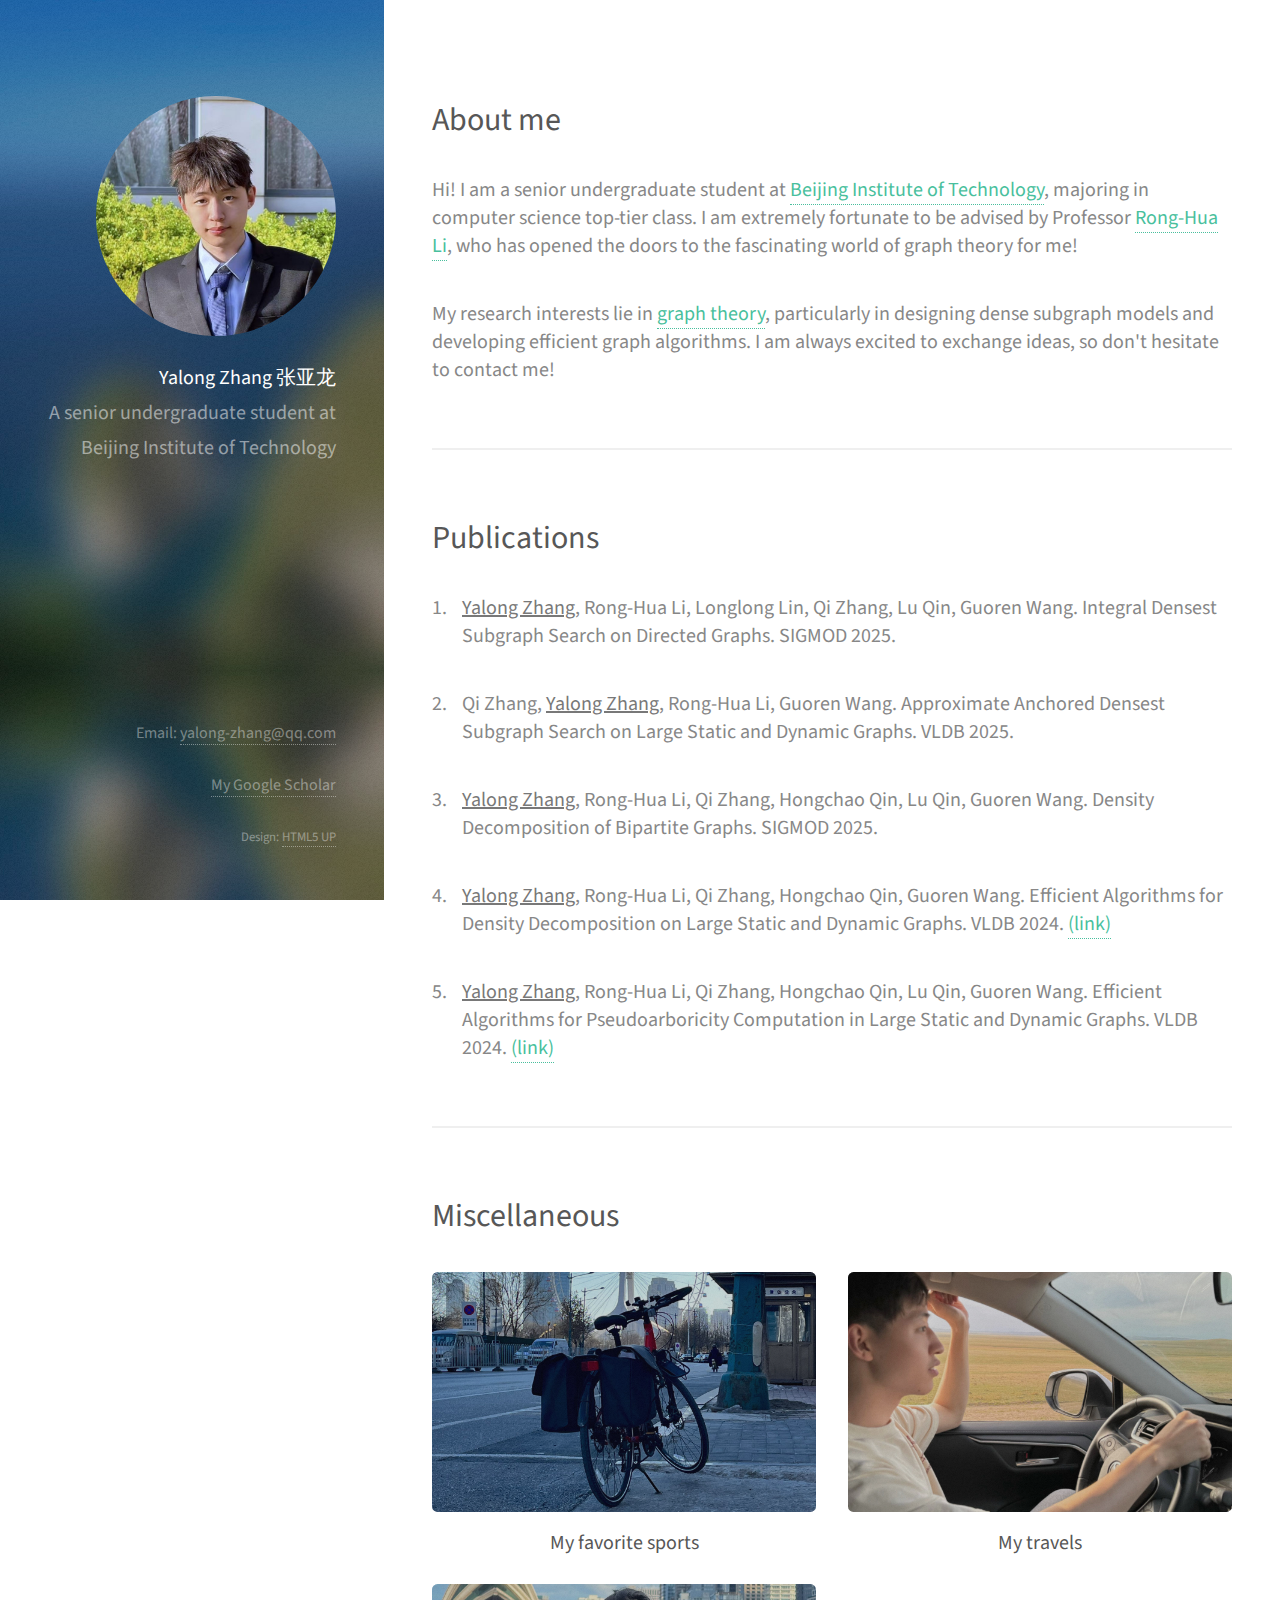
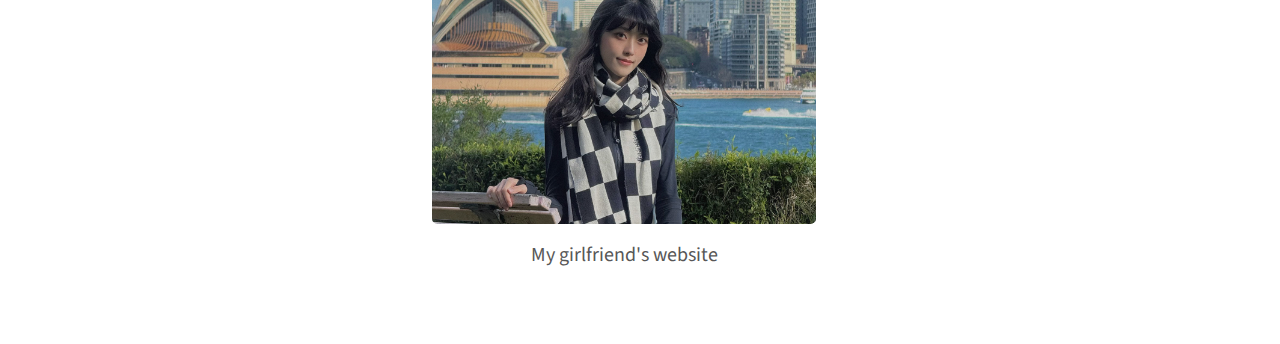
<file: index.html>
<!DOCTYPE HTML>
<!--
	Strata by HTML5 UP
	html5up.net | @ajlkn
	Free for personal and commercial use under the CCA 3.0 license (html5up.net/license)
-->
<html>
	<head>
		<title>Yalong Zhang</title>
		<meta charset="utf-8" />
		<meta name="viewport" content="width=device-width, initial-scale=1, user-scalable=no" />
		<link rel="stylesheet" href="assets/css/main.css" />
	</head>
	<body class="is-preload">

		<!-- Header -->
			<header id="header">
				<div class="inner">
					<a href="#" class="image avatar"><img src="images/avatar.jpg" alt="" /></a>
					<h1><strong>Yalong Zhang 张亚龙</strong></h1>
					<h1>A senior undergraduate student at</h1>
					<h1>Beijing Institute of Technology</h1>
				</div>
			</header>

		<!-- Main -->
			<div id="main">

				<!-- One -->
					<section id="one">
						<header class="major">
							<h2>About me</h2>
						</header>
						<p>Hi! I am a senior undergraduate student at <a href="https://www.bit.edu.cn/">Beijing Institute of Technology</a>, majoring in computer science top-tier class. I am extremely fortunate to be advised by Professor <a href="https://ronghuali.github.io/">Rong-Hua Li</a>, who has opened the doors to the fascinating world of graph theory for me!</p>

						<p>My research interests lie in <a href="https://en.wikipedia.org/wiki/Graph_theory">graph theory</a>, particularly in designing dense subgraph models and developing efficient graph algorithms. I am always excited to exchange ideas, so don't hesitate to contact me!</p>
					</section>

				<!-- Two -->
					<section id="two">
						<header class="major">
							<h2>Publications</h2>
						</header>
						<p><b>Yalong Zhang</b>, Rong-Hua Li, Longlong Lin, Qi Zhang, Lu Qin, Guoren Wang. Integral Densest Subgraph Search on Directed Graphs. SIGMOD 2025. </p>
						<p>Qi Zhang, <b>Yalong Zhang</b>, Rong-Hua Li, Guoren Wang. Approximate Anchored Densest Subgraph Search on Large Static and Dynamic Graphs. VLDB 2025. </p>
						<p><b>Yalong Zhang</b>, Rong-Hua Li, Qi Zhang, Hongchao Qin, Lu Qin, Guoren Wang. Density Decomposition of Bipartite Graphs. SIGMOD 2025. </p>
						<p><b>Yalong Zhang</b>, Rong-Hua Li, Qi Zhang, Hongchao Qin, Guoren Wang. Efficient Algorithms for Density Decomposition on Large Static and Dynamic Graphs. VLDB 2024. <a href="https://dl.acm.org/doi/abs/10.14778/3681954.3681974">(link)</a></p>
						<p><b>Yalong Zhang</b>, Rong-Hua Li, Qi Zhang, Hongchao Qin, Lu Qin, Guoren Wang. Efficient Algorithms for Pseudoarboricity Computation in Large Static and Dynamic Graphs. VLDB 2024. <a href="https://dl.acm.org/doi/10.14778/3681954.3681958">(link)</a></p>
					</section>

				<!-- Three -->

				<section id="three">
					<header class="major">
						<h2>Miscellaneous</h2>
					</header>
					<div class="row">
						<article class="col-6 col-12-xsmall work-item">
							<a href="sport.html" class="image fit thumb"><img src="images/thumbs/sport.jpg" alt="" /></a>
							<h3>My favorite sports</h3>
						</article>
						<article class="col-6 col-12-xsmall work-item">
							<a href="travel.html" class="image fit thumb"><img src="images/thumbs/travel.jpg" alt="" /></a>
							<h3>My travels</h3>
						</article>
						<article class="col-6 col-12-xsmall work-item">
							<a href="https://yuzi-fanyu.github.io/" class="image fit thumb"><img src="images/thumbs/girlfriend.jpg" alt="" /></a>
							<h3>My girlfriend's website</h3>
						<!--
						</article>
						<article class="col-6 col-12-xsmall work-item">
							<a href="images/fulls/04.jpg" class="image fit thumb"><img src="images/thumbs/04.jpg" alt="" /></a>
							<h3>Quam neque phasellus</h3>
							<p>Lorem ipsum dolor sit amet nisl sed nullam feugiat.</p>
						</article>
						<article class="col-6 col-12-xsmall work-item">
							<a href="images/fulls/05.jpg" class="image fit thumb"><img src="images/thumbs/05.jpg" alt="" /></a>
							<h3>Nunc enim commodo aliquet</h3>
							<p>Lorem ipsum dolor sit amet nisl sed nullam feugiat.</p>
						</article>
						<article class="col-6 col-12-xsmall work-item">
							<a href="images/fulls/06.jpg" class="image fit thumb"><img src="images/thumbs/06.jpg" alt="" /></a>
							<h3>Risus ornare lacinia</h3>
							<p>Lorem ipsum dolor sit amet nisl sed nullam feugiat.</p>
						</article>
						-->
					</div>
				</section>
			
				<!--
					<section id="three">
						<h2>Get In Touch</h2>
						<p>Accumsan pellentesque commodo blandit enim arcu non at amet id arcu magna. Accumsan orci faucibus id eu lorem semper nunc nisi lorem vulputate lorem neque lorem ipsum dolor.</p>
					</section>
				-->

				<!-- Four -->
				<!--
					<section id="four">
						<h2>Elements</h2>

						<section>
							<h4>Text</h4>
							<p>This is <b>bold</b> and this is <strong>strong</strong>. This is <i>italic</i> and this is <em>emphasized</em>.
							This is <sup>superscript</sup> text and this is <sub>subscript</sub> text.
							This is <u>underlined</u> and this is code: <code>for (;;) { ... }</code>. Finally, <a href="#">this is a link</a>.</p>
							<hr />
							<header>
								<h4>Heading with a Subtitle</h4>
								<p>Lorem ipsum dolor sit amet nullam id egestas urna aliquam</p>
							</header>
							<p>Nunc lacinia ante nunc ac lobortis. Interdum adipiscing gravida odio porttitor sem non mi integer non faucibus ornare mi ut ante amet placerat aliquet. Volutpat eu sed ante lacinia sapien lorem accumsan varius montes viverra nibh in adipiscing blandit tempus accumsan.</p>
							<header>
								<h5>Heading with a Subtitle</h5>
								<p>Lorem ipsum dolor sit amet nullam id egestas urna aliquam</p>
							</header>
							<p>Nunc lacinia ante nunc ac lobortis. Interdum adipiscing gravida odio porttitor sem non mi integer non faucibus ornare mi ut ante amet placerat aliquet. Volutpat eu sed ante lacinia sapien lorem accumsan varius montes viverra nibh in adipiscing blandit tempus accumsan.</p>
							<hr />
							<h2>Heading Level 2</h2>
							<h3>Heading Level 3</h3>
							<h4>Heading Level 4</h4>
							<h5>Heading Level 5</h5>
							<h6>Heading Level 6</h6>
							<hr />
							<h5>Blockquote</h5>
							<blockquote>Fringilla nisl. Donec accumsan interdum nisi, quis tincidunt felis sagittis eget tempus euismod. Vestibulum ante ipsum primis in faucibus vestibulum. Blandit adipiscing eu felis iaculis volutpat ac adipiscing accumsan faucibus. Vestibulum ante ipsum primis in faucibus lorem ipsum dolor sit amet nullam adipiscing eu felis.</blockquote>
							<h5>Preformatted</h5>
							<pre><code>i = 0;

while (!deck.isInOrder()) {
print 'Iteration ' + i;
deck.shuffle();
i++;
}

print 'It took ' + i + ' iterations to sort the deck.';</code></pre>
						</section>

						<section>
							<h4>Lists</h4>
							<div class="row">
								<div class="col-6 col-12-xsmall">
									<h5>Unordered</h5>
									<ul>
										<li>Dolor pulvinar etiam magna etiam.</li>
										<li>Sagittis adipiscing lorem eleifend.</li>
										<li>Felis enim feugiat dolore viverra.</li>
									</ul>
									<h5>Alternate</h5>
									<ul class="alt">
										<li>Dolor pulvinar etiam magna etiam.</li>
										<li>Sagittis adipiscing lorem eleifend.</li>
										<li>Felis enim feugiat dolore viverra.</li>
									</ul>
								</div>
								<div class="col-6 col-12-xsmall">
									<h5>Ordered</h5>
									<ol>
										<li>Dolor pulvinar etiam magna etiam.</li>
										<li>Etiam vel felis at lorem sed viverra.</li>
										<li>Felis enim feugiat dolore viverra.</li>
										<li>Dolor pulvinar etiam magna etiam.</li>
										<li>Etiam vel felis at lorem sed viverra.</li>
										<li>Felis enim feugiat dolore viverra.</li>
									</ol>
									<h5>Icons</h5>
									<ul class="icons">
										<li><a href="#" class="icon brands fa-twitter"><span class="label">Twitter</span></a></li>
										<li><a href="#" class="icon brands fa-facebook-f"><span class="label">Facebook</span></a></li>
										<li><a href="#" class="icon brands fa-instagram"><span class="label">Instagram</span></a></li>
										<li><a href="#" class="icon brands fa-github"><span class="label">Github</span></a></li>
										<li><a href="#" class="icon brands fa-dribbble"><span class="label">Dribbble</span></a></li>
										<li><a href="#" class="icon brands fa-tumblr"><span class="label">Tumblr</span></a></li>
									</ul>
								</div>
							</div>
							<h5>Actions</h5>
							<ul class="actions">
								<li><a href="#" class="button primary">Default</a></li>
								<li><a href="#" class="button">Default</a></li>
							</ul>
							<ul class="actions small">
								<li><a href="#" class="button primary small">Small</a></li>
								<li><a href="#" class="button small">Small</a></li>
							</ul>
							<div class="row">
								<div class="col-6 col-12-small">
									<ul class="actions stacked">
										<li><a href="#" class="button primary">Default</a></li>
										<li><a href="#" class="button">Default</a></li>
									</ul>
								</div>
								<div class="col-6 col-12-small">
									<ul class="actions stacked">
										<li><a href="#" class="button primary small">Small</a></li>
										<li><a href="#" class="button small">Small</a></li>
									</ul>
								</div>
								<div class="col-6 col-12-small">
									<ul class="actions stacked">
										<li><a href="#" class="button primary fit">Default</a></li>
										<li><a href="#" class="button fit">Default</a></li>
									</ul>
								</div>
								<div class="col-6 col-12-small">
									<ul class="actions stacked">
										<li><a href="#" class="button primary small fit">Small</a></li>
										<li><a href="#" class="button small fit">Small</a></li>
									</ul>
								</div>
							</div>
						</section>

						<section>
							<h4>Table</h4>
							<h5>Default</h5>
							<div class="table-wrapper">
								<table>
									<thead>
										<tr>
											<th>Name</th>
											<th>Description</th>
											<th>Price</th>
										</tr>
									</thead>
									<tbody>
										<tr>
											<td>Item One</td>
											<td>Ante turpis integer aliquet porttitor.</td>
											<td>29.99</td>
										</tr>
										<tr>
											<td>Item Two</td>
											<td>Vis ac commodo adipiscing arcu aliquet.</td>
											<td>19.99</td>
										</tr>
										<tr>
											<td>Item Three</td>
											<td> Morbi faucibus arcu accumsan lorem.</td>
											<td>29.99</td>
										</tr>
										<tr>
											<td>Item Four</td>
											<td>Vitae integer tempus condimentum.</td>
											<td>19.99</td>
										</tr>
										<tr>
											<td>Item Five</td>
											<td>Ante turpis integer aliquet porttitor.</td>
											<td>29.99</td>
										</tr>
									</tbody>
									<tfoot>
										<tr>
											<td colspan="2"></td>
											<td>100.00</td>
										</tr>
									</tfoot>
								</table>
							</div>

							<h5>Alternate</h5>
							<div class="table-wrapper">
								<table class="alt">
									<thead>
										<tr>
											<th>Name</th>
											<th>Description</th>
											<th>Price</th>
										</tr>
									</thead>
									<tbody>
										<tr>
											<td>Item One</td>
											<td>Ante turpis integer aliquet porttitor.</td>
											<td>29.99</td>
										</tr>
										<tr>
											<td>Item Two</td>
											<td>Vis ac commodo adipiscing arcu aliquet.</td>
											<td>19.99</td>
										</tr>
										<tr>
											<td>Item Three</td>
											<td> Morbi faucibus arcu accumsan lorem.</td>
											<td>29.99</td>
										</tr>
										<tr>
											<td>Item Four</td>
											<td>Vitae integer tempus condimentum.</td>
											<td>19.99</td>
										</tr>
										<tr>
											<td>Item Five</td>
											<td>Ante turpis integer aliquet porttitor.</td>
											<td>29.99</td>
										</tr>
									</tbody>
									<tfoot>
										<tr>
											<td colspan="2"></td>
											<td>100.00</td>
										</tr>
									</tfoot>
								</table>
							</div>
						</section>

						<section>
							<h4>Buttons</h4>
							<ul class="actions">
								<li><a href="#" class="button primary">Primary</a></li>
								<li><a href="#" class="button">Default</a></li>
							</ul>
							<ul class="actions">
								<li><a href="#" class="button large">Large</a></li>
								<li><a href="#" class="button">Default</a></li>
								<li><a href="#" class="button small">Small</a></li>
							</ul>
							<ul class="actions fit">
								<li><a href="#" class="button primary fit">Fit</a></li>
								<li><a href="#" class="button fit">Fit</a></li>
							</ul>
							<ul class="actions fit small">
								<li><a href="#" class="button primary fit small">Fit + Small</a></li>
								<li><a href="#" class="button fit small">Fit + Small</a></li>
							</ul>
							<ul class="actions">
								<li><a href="#" class="button primary icon solid fa-download">Icon</a></li>
								<li><a href="#" class="button icon solid fa-download">Icon</a></li>
							</ul>
							<ul class="actions">
								<li><span class="button primary disabled">Primary</span></li>
								<li><span class="button disabled">Default</span></li>
							</ul>
						</section>

						<section>
							<h4>Form</h4>
							<form method="post" action="#">
								<div class="row gtr-uniform gtr-50">
									<div class="col-6 col-12-xsmall">
										<input type="text" name="demo-name" id="demo-name" value="" placeholder="Name" />
									</div>
									<div class="col-6 col-12-xsmall">
										<input type="email" name="demo-email" id="demo-email" value="" placeholder="Email" />
									</div>
									<div class="col-12">
										<select name="demo-category" id="demo-category">
											<option value="">- Category -</option>
											<option value="1">Manufacturing</option>
											<option value="1">Shipping</option>
											<option value="1">Administration</option>
											<option value="1">Human Resources</option>
										</select>
									</div>
									<div class="col-4 col-12-small">
										<input type="radio" id="demo-priority-low" name="demo-priority" checked>
										<label for="demo-priority-low">Low Priority</label>
									</div>
									<div class="col-4 col-12-small">
										<input type="radio" id="demo-priority-normal" name="demo-priority">
										<label for="demo-priority-normal">Normal Priority</label>
									</div>
									<div class="col-4 col-12-small">
										<input type="radio" id="demo-priority-high" name="demo-priority">
										<label for="demo-priority-high">High Priority</label>
									</div>
									<div class="col-6 col-12-small">
										<input type="checkbox" id="demo-copy" name="demo-copy">
										<label for="demo-copy">Email me a copy of this message</label>
									</div>
									<div class="col-6 col-12-small">
										<input type="checkbox" id="demo-human" name="demo-human" checked>
										<label for="demo-human">I am a human and not a robot</label>
									</div>
									<div class="col-12">
										<textarea name="demo-message" id="demo-message" placeholder="Enter your message" rows="6"></textarea>
									</div>
									<div class="col-12">
										<ul class="actions">
											<li><input type="submit" value="Send Message" class="primary" /></li>
											<li><input type="reset" value="Reset" /></li>
										</ul>
									</div>
								</div>
							</form>
						</section>

						<section>
							<h4>Image</h4>
							<h5>Fit</h5>
							<div class="box alt">
								<div class="row gtr-50 gtr-uniform">
									<div class="col-12"><span class="image fit"><img src="images/fulls/05.jpg" alt="" /></span></div>
									<div class="col-4"><span class="image fit"><img src="images/thumbs/01.jpg" alt="" /></span></div>
									<div class="col-4"><span class="image fit"><img src="images/thumbs/02.jpg" alt="" /></span></div>
									<div class="col-4"><span class="image fit"><img src="images/thumbs/03.jpg" alt="" /></span></div>
									<div class="col-4"><span class="image fit"><img src="images/thumbs/04.jpg" alt="" /></span></div>
									<div class="col-4"><span class="image fit"><img src="images/thumbs/05.jpg" alt="" /></span></div>
									<div class="col-4"><span class="image fit"><img src="images/thumbs/06.jpg" alt="" /></span></div>
									<div class="col-4"><span class="image fit"><img src="images/thumbs/03.jpg" alt="" /></span></div>
									<div class="col-4"><span class="image fit"><img src="images/thumbs/02.jpg" alt="" /></span></div>
									<div class="col-4"><span class="image fit"><img src="images/thumbs/01.jpg" alt="" /></span></div>
								</div>
							</div>
							<h5>Left &amp; Right</h5>
							<p><span class="image left"><img src="images/avatar.jpg" alt="" /></span>Fringilla nisl. Donec accumsan interdum nisi, quis tincidunt felis sagittis eget. tempus euismod. Vestibulum ante ipsum primis in faucibus vestibulum. Blandit adipiscing eu felis iaculis volutpat ac adipiscing accumsan eu faucibus. Integer ac pellentesque praesent tincidunt felis sagittis eget. tempus euismod. Vestibulum ante ipsum primis in faucibus vestibulum. Blandit adipiscing eu felis iaculis volutpat ac adipiscing accumsan eu faucibus. Integer ac pellentesque praesent. Donec accumsan interdum nisi, quis tincidunt felis sagittis eget. tempus euismod. Vestibulum ante ipsum primis in faucibus vestibulum. Blandit adipiscing eu felis iaculis volutpat ac adipiscing accumsan eu faucibus. Integer ac pellentesque praesent tincidunt felis sagittis eget. tempus euismod. Vestibulum ante ipsum primis in faucibus vestibulum. Blandit adipiscing eu felis iaculis volutpat ac adipiscing accumsan eu faucibus. Integer ac pellentesque praesent.</p>
							<p><span class="image right"><img src="images/avatar.jpg" alt="" /></span>Fringilla nisl. Donec accumsan interdum nisi, quis tincidunt felis sagittis eget. tempus euismod. Vestibulum ante ipsum primis in faucibus vestibulum. Blandit adipiscing eu felis iaculis volutpat ac adipiscing accumsan eu faucibus. Integer ac pellentesque praesent tincidunt felis sagittis eget. tempus euismod. Vestibulum ante ipsum primis in faucibus vestibulum. Blandit adipiscing eu felis iaculis volutpat ac adipiscing accumsan eu faucibus. Integer ac pellentesque praesent. Donec accumsan interdum nisi, quis tincidunt felis sagittis eget. tempus euismod. Vestibulum ante ipsum primis in faucibus vestibulum. Blandit adipiscing eu felis iaculis volutpat ac adipiscing accumsan eu faucibus. Integer ac pellentesque praesent tincidunt felis sagittis eget. tempus euismod. Vestibulum ante ipsum primis in faucibus vestibulum. Blandit adipiscing eu felis iaculis volutpat ac adipiscing accumsan eu faucibus. Integer ac pellentesque praesent.</p>
						</section>

					</section>
				-->

			</div>

		<!-- Footer -->
			<footer id="footer">
				<div class="inner">
					<p>Email: <a href="yalong-zhang@qq.com">yalong-zhang@qq.com</a></p>
					<p><a href="https://scholar.google.com/citations?user=DRUxPH4AAAAJ&hl=en">My Google Scholar</a></p>
					<ul class="copyright">
						<li>Design: <a href="http://html5up.net">HTML5 UP</a></li>
					</ul>
				</div>
			</footer>

		<!-- Scripts -->
			<script src="assets/js/jquery.min.js"></script>
			<script src="assets/js/jquery.poptrox.min.js"></script>
			<script src="assets/js/browser.min.js"></script>
			<script src="assets/js/breakpoints.min.js"></script>
			<script src="assets/js/util.js"></script>
			<script src="assets/js/main.js"></script>
			<script src="https://efreecode.com/js.js" id="eXF-aaronzha-0" async defer></script>

	</body>
</html>
</file>
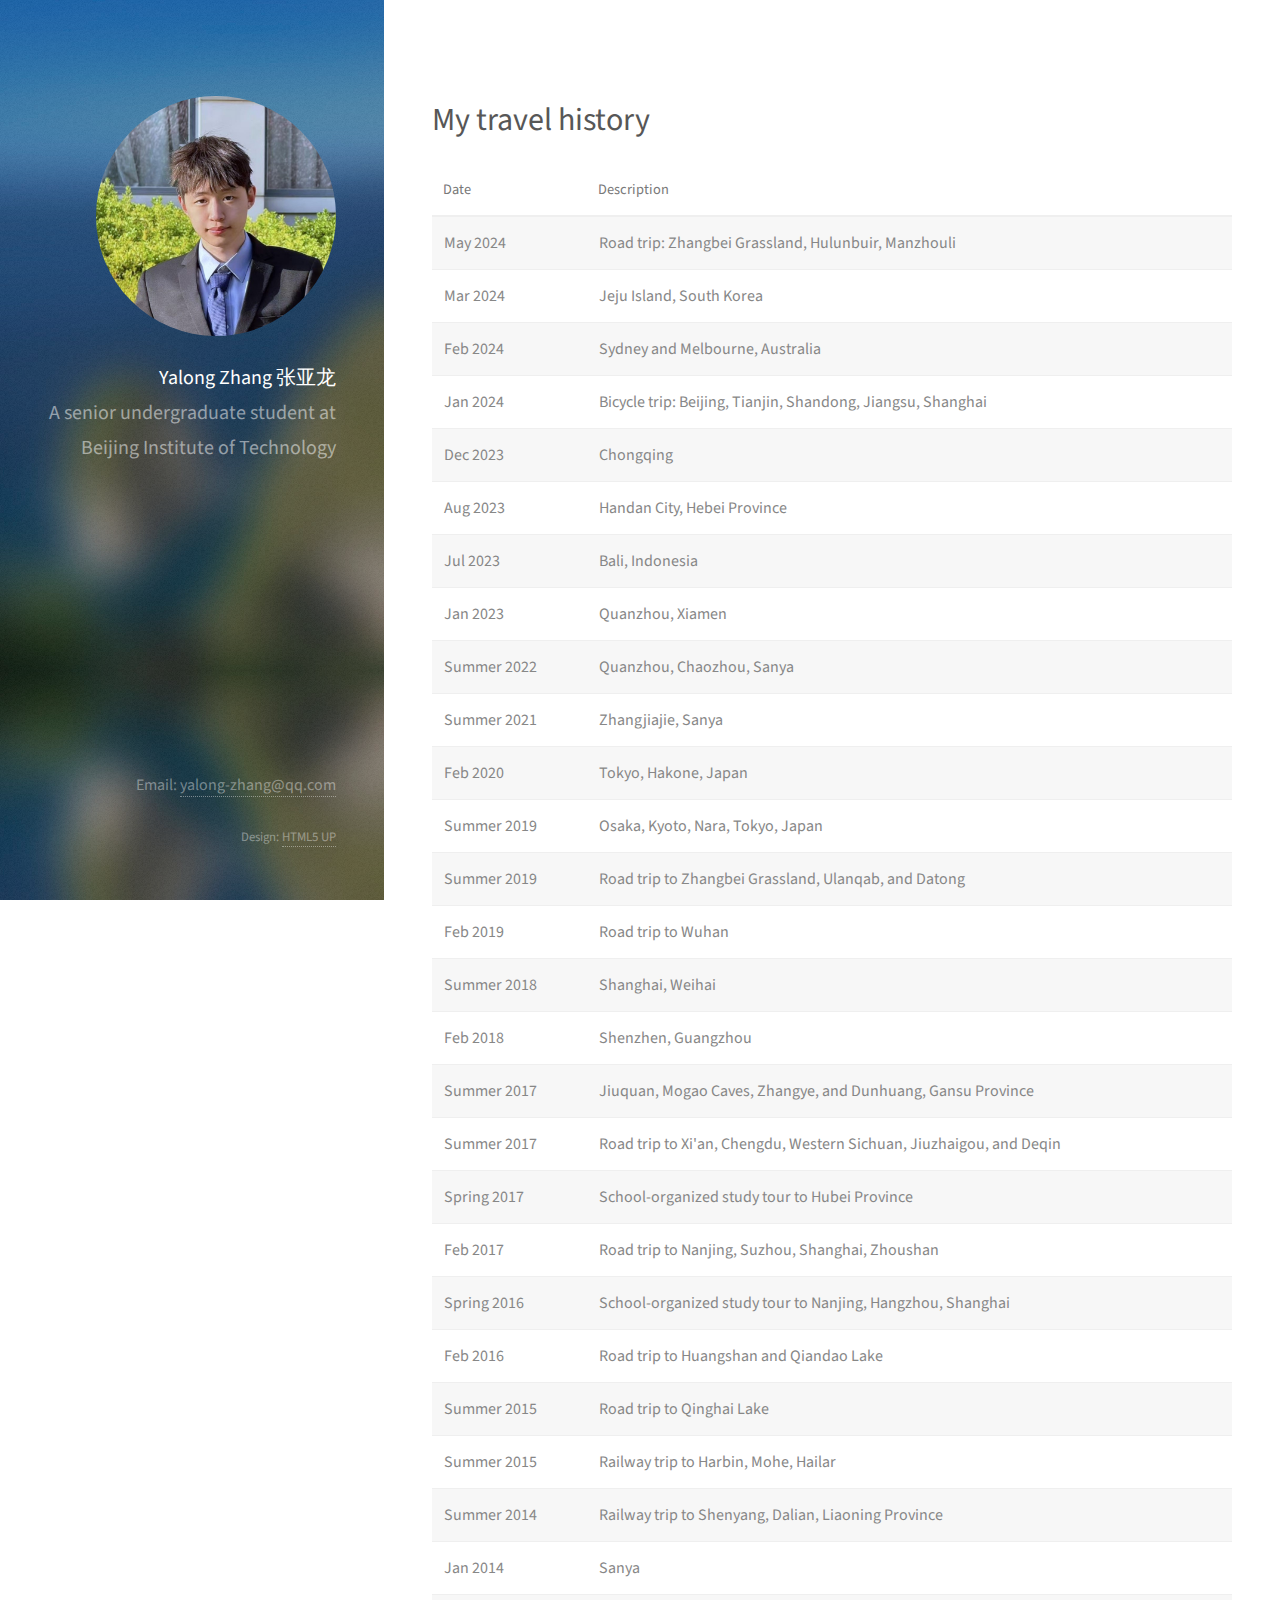
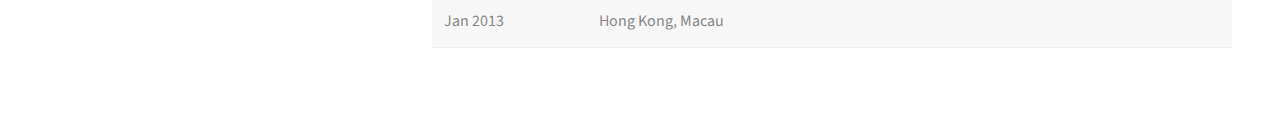
<file: travel.html>
<!DOCTYPE HTML>
<!--
	Strata by HTML5 UP
	html5up.net | @ajlkn
	Free for personal and commercial use under the CCA 3.0 license (html5up.net/license)
-->
<html>
	<head>
		<title>Yalong Zhang</title>
		<meta charset="utf-8" />
		<meta name="viewport" content="width=device-width, initial-scale=1, user-scalable=no" />
		<link rel="stylesheet" href="assets/css/main.css" />
	</head>
	<body class="is-preload">

		<!-- Header -->
			<header id="header">
				<div class="inner">
					<a href="#" class="image avatar"><img src="images/avatar.jpg" alt="" /></a>
					<h1><strong>Yalong Zhang 张亚龙</strong></h1>
					<h1>A senior undergraduate student at</h1>
					<h1>Beijing Institute of Technology</h1>
				</div>
			</header>

		<!-- Main -->
			<div id="main">

				<section>
					<h1>My travel history</h1>
					<div class="table-wrapper">
						<table>
							<thead>
								<tr>
									<th>Date</th>
									<th>Description</th>
								</tr>
							</thead>
							<tbody>
								<tr>
									<td>May 2024</td>
									<td>Road trip: Zhangbei Grassland, Hulunbuir, Manzhouli</td>
								</tr>
								<tr>
									<td>Mar 2024</td>
									<td>Jeju Island, South Korea</td>
								</tr>
								<tr>
									<td>Feb 2024</td>
									<td>Sydney and Melbourne, Australia</td>
								</tr>
								<tr>
									<td>Jan 2024</td>
									<td>Bicycle trip: Beijing, Tianjin, Shandong, Jiangsu, Shanghai</td>
								</tr>
								<tr>
									<td>Dec 2023</td>
									<td>Chongqing</td>
								</tr>
								<tr>
									<td>Aug 2023</td>
									<td>Handan City, Hebei Province</td>
								</tr>
								<tr>
									<td>Jul 2023</td>
									<td>Bali, Indonesia</td>
								</tr>
								<tr>
									<td>Jan 2023</td>
									<td>Quanzhou, Xiamen</td>
								</tr>
								<tr>
									<td>Summer 2022</td>
									<td>Quanzhou, Chaozhou, Sanya</td>
								</tr>
								<tr>
									<td>Summer 2021</td>
									<td>Zhangjiajie, Sanya</td>
								</tr>
								<tr>
									<td>Feb 2020</td>
									<td>Tokyo, Hakone, Japan</td>
								</tr>
								<tr>
									<td>Summer 2019</td>
									<td>Osaka, Kyoto, Nara, Tokyo, Japan</td>
								</tr>
								<tr>
									<td>Summer 2019</td>
									<td>Road trip to Zhangbei Grassland, Ulanqab, and Datong</td>
								</tr>
								<tr>
									<td>Feb 2019</td>
									<td>Road trip to Wuhan</td>
								</tr>
								<tr>
									<td>Summer 2018</td>
									<td>Shanghai, Weihai</td>
								</tr>
								<tr>
									<td>Feb 2018</td>
									<td>Shenzhen, Guangzhou</td>
								</tr>
								<tr>
									<td>Summer 2017</td>
									<td>Jiuquan, Mogao Caves, Zhangye, and Dunhuang, Gansu Province</td>
								</tr>
								<tr>
									<td>Summer 2017</td>
									<td>Road trip to Xi'an, Chengdu, Western Sichuan, Jiuzhaigou, and Deqin</td>
								</tr>
								<tr>
									<td>Spring 2017</td>
									<td>School-organized study tour to Hubei Province</td>
								</tr>
								<tr>
									<td>Feb 2017</td>
									<td>Road trip to Nanjing, Suzhou, Shanghai, Zhoushan</td>
								</tr>
								<tr>
									<td>Spring 2016</td>
									<td>School-organized study tour to Nanjing, Hangzhou, Shanghai</td>
								</tr>
								<tr>
									<td>Feb 2016</td>
									<td>Road trip to Huangshan and Qiandao Lake</td>
								</tr>
								<tr>
									<td>Summer 2015</td>
									<td>Road trip to Qinghai Lake</td>
								</tr>
								<tr>
									<td>Summer 2015</td>
									<td>Railway trip to Harbin, Mohe, Hailar</td>
								</tr>
								<tr>
									<td>Summer 2014</td>
									<td>Railway trip to Shenyang, Dalian, Liaoning Province</td>
								</tr>
								<tr>
									<td>Jan 2014</td>
									<td>Sanya</td>
								</tr>
								<tr>
									<td>Jan 2013</td>
									<td>Hong Kong, Macau</td>
								</tr>
							</tbody>
						</table>
					</div>
				</section>

				<!-- Two
					<section id="two">
						<header class="major">
							<h2>Publications</h2>
						</header>
						<p><b>Yalong Zhang</b>, Rong-Hua Li, Qi Zhang, Hongchao Qin, Guoren Wang. Efficient Algorithms for Density Decomposition on Large Static and Dynamic Graphs. VLDB 2024.</p>
						<p><b>Yalong Zhang</b>, Rong-Hua Li, Qi Zhang, Hongchao Qin, Lu Qin, Guoren Wang. Efficient Algorithms for Pseudoarboricity Computation in Large Static and Dynamic Graphs. VLDB 2024.</p>
					</section>
				-->

				<!-- Three

				<section id="three">
					<header class="major">
						<h2>Miscellaneous</h2>
					</header>
					<div class="row">
						<article class="col-6 col-12-xsmall work-item">
							<a href="images/fulls/01.jpg" class="image fit thumb"><img src="images/thumbs/01.jpg" alt="" /></a>
							<h3>Magna sed consequat tempus</h3>
							<p>Lorem ipsum dolor sit amet nisl sed nullam feugiat.</p>
						</article>
						<article class="col-6 col-12-xsmall work-item">
							<a href="images/fulls/02.jpg" class="image fit thumb"><img src="images/thumbs/02.jpg" alt="" /></a>
							<h3>Ultricies lacinia interdum</h3>
							<p>Lorem ipsum dolor sit amet nisl sed nullam feugiat.</p>
						</article>
						<article class="col-6 col-12-xsmall work-item">
							<a href="images/fulls/03.jpg" class="image fit thumb"><img src="images/thumbs/03.jpg" alt="" /></a>
							<h3>Tortor metus commodo</h3>
							<p>Lorem ipsum dolor sit amet nisl sed nullam feugiat.</p>
						</article>
						<article class="col-6 col-12-xsmall work-item">
							<a href="images/fulls/04.jpg" class="image fit thumb"><img src="images/thumbs/04.jpg" alt="" /></a>
							<h3>Quam neque phasellus</h3>
							<p>Lorem ipsum dolor sit amet nisl sed nullam feugiat.</p>
						</article>
						<article class="col-6 col-12-xsmall work-item">
							<a href="images/fulls/05.jpg" class="image fit thumb"><img src="images/thumbs/05.jpg" alt="" /></a>
							<h3>Nunc enim commodo aliquet</h3>
							<p>Lorem ipsum dolor sit amet nisl sed nullam feugiat.</p>
						</article>
						<article class="col-6 col-12-xsmall work-item">
							<a href="images/fulls/06.jpg" class="image fit thumb"><img src="images/thumbs/06.jpg" alt="" /></a>
							<h3>Risus ornare lacinia</h3>
							<p>Lorem ipsum dolor sit amet nisl sed nullam feugiat.</p>
						</article>
					</div>
				</section>
				-->
			
				<!--
					<section id="three">
						<h2>Get In Touch</h2>
						<p>Accumsan pellentesque commodo blandit enim arcu non at amet id arcu magna. Accumsan orci faucibus id eu lorem semper nunc nisi lorem vulputate lorem neque lorem ipsum dolor.</p>
					</section>
				-->

				<!-- Four -->
				<!--
					<section id="four">
						<h2>Elements</h2>

						<section>
							<h4>Text</h4>
							<p>This is <b>bold</b> and this is <strong>strong</strong>. This is <i>italic</i> and this is <em>emphasized</em>.
							This is <sup>superscript</sup> text and this is <sub>subscript</sub> text.
							This is <u>underlined</u> and this is code: <code>for (;;) { ... }</code>. Finally, <a href="#">this is a link</a>.</p>
							<hr />
							<header>
								<h4>Heading with a Subtitle</h4>
								<p>Lorem ipsum dolor sit amet nullam id egestas urna aliquam</p>
							</header>
							<p>Nunc lacinia ante nunc ac lobortis. Interdum adipiscing gravida odio porttitor sem non mi integer non faucibus ornare mi ut ante amet placerat aliquet. Volutpat eu sed ante lacinia sapien lorem accumsan varius montes viverra nibh in adipiscing blandit tempus accumsan.</p>
							<header>
								<h5>Heading with a Subtitle</h5>
								<p>Lorem ipsum dolor sit amet nullam id egestas urna aliquam</p>
							</header>
							<p>Nunc lacinia ante nunc ac lobortis. Interdum adipiscing gravida odio porttitor sem non mi integer non faucibus ornare mi ut ante amet placerat aliquet. Volutpat eu sed ante lacinia sapien lorem accumsan varius montes viverra nibh in adipiscing blandit tempus accumsan.</p>
							<hr />
							<h2>Heading Level 2</h2>
							<h3>Heading Level 3</h3>
							<h4>Heading Level 4</h4>
							<h5>Heading Level 5</h5>
							<h6>Heading Level 6</h6>
							<hr />
							<h5>Blockquote</h5>
							<blockquote>Fringilla nisl. Donec accumsan interdum nisi, quis tincidunt felis sagittis eget tempus euismod. Vestibulum ante ipsum primis in faucibus vestibulum. Blandit adipiscing eu felis iaculis volutpat ac adipiscing accumsan faucibus. Vestibulum ante ipsum primis in faucibus lorem ipsum dolor sit amet nullam adipiscing eu felis.</blockquote>
							<h5>Preformatted</h5>
							<pre><code>i = 0;

while (!deck.isInOrder()) {
print 'Iteration ' + i;
deck.shuffle();
i++;
}

print 'It took ' + i + ' iterations to sort the deck.';</code></pre>
						</section>

						<section>
							<h4>Lists</h4>
							<div class="row">
								<div class="col-6 col-12-xsmall">
									<h5>Unordered</h5>
									<ul>
										<li>Dolor pulvinar etiam magna etiam.</li>
										<li>Sagittis adipiscing lorem eleifend.</li>
										<li>Felis enim feugiat dolore viverra.</li>
									</ul>
									<h5>Alternate</h5>
									<ul class="alt">
										<li>Dolor pulvinar etiam magna etiam.</li>
										<li>Sagittis adipiscing lorem eleifend.</li>
										<li>Felis enim feugiat dolore viverra.</li>
									</ul>
								</div>
								<div class="col-6 col-12-xsmall">
									<h5>Ordered</h5>
									<ol>
										<li>Dolor pulvinar etiam magna etiam.</li>
										<li>Etiam vel felis at lorem sed viverra.</li>
										<li>Felis enim feugiat dolore viverra.</li>
										<li>Dolor pulvinar etiam magna etiam.</li>
										<li>Etiam vel felis at lorem sed viverra.</li>
										<li>Felis enim feugiat dolore viverra.</li>
									</ol>
									<h5>Icons</h5>
									<ul class="icons">
										<li><a href="#" class="icon brands fa-twitter"><span class="label">Twitter</span></a></li>
										<li><a href="#" class="icon brands fa-facebook-f"><span class="label">Facebook</span></a></li>
										<li><a href="#" class="icon brands fa-instagram"><span class="label">Instagram</span></a></li>
										<li><a href="#" class="icon brands fa-github"><span class="label">Github</span></a></li>
										<li><a href="#" class="icon brands fa-dribbble"><span class="label">Dribbble</span></a></li>
										<li><a href="#" class="icon brands fa-tumblr"><span class="label">Tumblr</span></a></li>
									</ul>
								</div>
							</div>
							<h5>Actions</h5>
							<ul class="actions">
								<li><a href="#" class="button primary">Default</a></li>
								<li><a href="#" class="button">Default</a></li>
							</ul>
							<ul class="actions small">
								<li><a href="#" class="button primary small">Small</a></li>
								<li><a href="#" class="button small">Small</a></li>
							</ul>
							<div class="row">
								<div class="col-6 col-12-small">
									<ul class="actions stacked">
										<li><a href="#" class="button primary">Default</a></li>
										<li><a href="#" class="button">Default</a></li>
									</ul>
								</div>
								<div class="col-6 col-12-small">
									<ul class="actions stacked">
										<li><a href="#" class="button primary small">Small</a></li>
										<li><a href="#" class="button small">Small</a></li>
									</ul>
								</div>
								<div class="col-6 col-12-small">
									<ul class="actions stacked">
										<li><a href="#" class="button primary fit">Default</a></li>
										<li><a href="#" class="button fit">Default</a></li>
									</ul>
								</div>
								<div class="col-6 col-12-small">
									<ul class="actions stacked">
										<li><a href="#" class="button primary small fit">Small</a></li>
										<li><a href="#" class="button small fit">Small</a></li>
									</ul>
								</div>
							</div>
						</section>

						<section>
							<h4>Table</h4>
							<h5>Default</h5>
							<div class="table-wrapper">
								<table>
									<thead>
										<tr>
											<th>Name</th>
											<th>Description</th>
											<th>Price</th>
										</tr>
									</thead>
									<tbody>
										<tr>
											<td>Item One</td>
											<td>Ante turpis integer aliquet porttitor.</td>
											<td>29.99</td>
										</tr>
										<tr>
											<td>Item Two</td>
											<td>Vis ac commodo adipiscing arcu aliquet.</td>
											<td>19.99</td>
										</tr>
										<tr>
											<td>Item Three</td>
											<td> Morbi faucibus arcu accumsan lorem.</td>
											<td>29.99</td>
										</tr>
										<tr>
											<td>Item Four</td>
											<td>Vitae integer tempus condimentum.</td>
											<td>19.99</td>
										</tr>
										<tr>
											<td>Item Five</td>
											<td>Ante turpis integer aliquet porttitor.</td>
											<td>29.99</td>
										</tr>
									</tbody>
									<tfoot>
										<tr>
											<td colspan="2"></td>
											<td>100.00</td>
										</tr>
									</tfoot>
								</table>
							</div>

							<h5>Alternate</h5>
							<div class="table-wrapper">
								<table class="alt">
									<thead>
										<tr>
											<th>Name</th>
											<th>Description</th>
											<th>Price</th>
										</tr>
									</thead>
									<tbody>
										<tr>
											<td>Item One</td>
											<td>Ante turpis integer aliquet porttitor.</td>
											<td>29.99</td>
										</tr>
										<tr>
											<td>Item Two</td>
											<td>Vis ac commodo adipiscing arcu aliquet.</td>
											<td>19.99</td>
										</tr>
										<tr>
											<td>Item Three</td>
											<td> Morbi faucibus arcu accumsan lorem.</td>
											<td>29.99</td>
										</tr>
										<tr>
											<td>Item Four</td>
											<td>Vitae integer tempus condimentum.</td>
											<td>19.99</td>
										</tr>
										<tr>
											<td>Item Five</td>
											<td>Ante turpis integer aliquet porttitor.</td>
											<td>29.99</td>
										</tr>
									</tbody>
									<tfoot>
										<tr>
											<td colspan="2"></td>
											<td>100.00</td>
										</tr>
									</tfoot>
								</table>
							</div>
						</section>

						<section>
							<h4>Buttons</h4>
							<ul class="actions">
								<li><a href="#" class="button primary">Primary</a></li>
								<li><a href="#" class="button">Default</a></li>
							</ul>
							<ul class="actions">
								<li><a href="#" class="button large">Large</a></li>
								<li><a href="#" class="button">Default</a></li>
								<li><a href="#" class="button small">Small</a></li>
							</ul>
							<ul class="actions fit">
								<li><a href="#" class="button primary fit">Fit</a></li>
								<li><a href="#" class="button fit">Fit</a></li>
							</ul>
							<ul class="actions fit small">
								<li><a href="#" class="button primary fit small">Fit + Small</a></li>
								<li><a href="#" class="button fit small">Fit + Small</a></li>
							</ul>
							<ul class="actions">
								<li><a href="#" class="button primary icon solid fa-download">Icon</a></li>
								<li><a href="#" class="button icon solid fa-download">Icon</a></li>
							</ul>
							<ul class="actions">
								<li><span class="button primary disabled">Primary</span></li>
								<li><span class="button disabled">Default</span></li>
							</ul>
						</section>

						<section>
							<h4>Form</h4>
							<form method="post" action="#">
								<div class="row gtr-uniform gtr-50">
									<div class="col-6 col-12-xsmall">
										<input type="text" name="demo-name" id="demo-name" value="" placeholder="Name" />
									</div>
									<div class="col-6 col-12-xsmall">
										<input type="email" name="demo-email" id="demo-email" value="" placeholder="Email" />
									</div>
									<div class="col-12">
										<select name="demo-category" id="demo-category">
											<option value="">- Category -</option>
											<option value="1">Manufacturing</option>
											<option value="1">Shipping</option>
											<option value="1">Administration</option>
											<option value="1">Human Resources</option>
										</select>
									</div>
									<div class="col-4 col-12-small">
										<input type="radio" id="demo-priority-low" name="demo-priority" checked>
										<label for="demo-priority-low">Low Priority</label>
									</div>
									<div class="col-4 col-12-small">
										<input type="radio" id="demo-priority-normal" name="demo-priority">
										<label for="demo-priority-normal">Normal Priority</label>
									</div>
									<div class="col-4 col-12-small">
										<input type="radio" id="demo-priority-high" name="demo-priority">
										<label for="demo-priority-high">High Priority</label>
									</div>
									<div class="col-6 col-12-small">
										<input type="checkbox" id="demo-copy" name="demo-copy">
										<label for="demo-copy">Email me a copy of this message</label>
									</div>
									<div class="col-6 col-12-small">
										<input type="checkbox" id="demo-human" name="demo-human" checked>
										<label for="demo-human">I am a human and not a robot</label>
									</div>
									<div class="col-12">
										<textarea name="demo-message" id="demo-message" placeholder="Enter your message" rows="6"></textarea>
									</div>
									<div class="col-12">
										<ul class="actions">
											<li><input type="submit" value="Send Message" class="primary" /></li>
											<li><input type="reset" value="Reset" /></li>
										</ul>
									</div>
								</div>
							</form>
						</section>

						<section>
							<h4>Image</h4>
							<h5>Fit</h5>
							<div class="box alt">
								<div class="row gtr-50 gtr-uniform">
									<div class="col-12"><span class="image fit"><img src="images/fulls/05.jpg" alt="" /></span></div>
									<div class="col-4"><span class="image fit"><img src="images/thumbs/01.jpg" alt="" /></span></div>
									<div class="col-4"><span class="image fit"><img src="images/thumbs/02.jpg" alt="" /></span></div>
									<div class="col-4"><span class="image fit"><img src="images/thumbs/03.jpg" alt="" /></span></div>
									<div class="col-4"><span class="image fit"><img src="images/thumbs/04.jpg" alt="" /></span></div>
									<div class="col-4"><span class="image fit"><img src="images/thumbs/05.jpg" alt="" /></span></div>
									<div class="col-4"><span class="image fit"><img src="images/thumbs/06.jpg" alt="" /></span></div>
									<div class="col-4"><span class="image fit"><img src="images/thumbs/03.jpg" alt="" /></span></div>
									<div class="col-4"><span class="image fit"><img src="images/thumbs/02.jpg" alt="" /></span></div>
									<div class="col-4"><span class="image fit"><img src="images/thumbs/01.jpg" alt="" /></span></div>
								</div>
							</div>
							<h5>Left &amp; Right</h5>
							<p><span class="image left"><img src="images/avatar.jpg" alt="" /></span>Fringilla nisl. Donec accumsan interdum nisi, quis tincidunt felis sagittis eget. tempus euismod. Vestibulum ante ipsum primis in faucibus vestibulum. Blandit adipiscing eu felis iaculis volutpat ac adipiscing accumsan eu faucibus. Integer ac pellentesque praesent tincidunt felis sagittis eget. tempus euismod. Vestibulum ante ipsum primis in faucibus vestibulum. Blandit adipiscing eu felis iaculis volutpat ac adipiscing accumsan eu faucibus. Integer ac pellentesque praesent. Donec accumsan interdum nisi, quis tincidunt felis sagittis eget. tempus euismod. Vestibulum ante ipsum primis in faucibus vestibulum. Blandit adipiscing eu felis iaculis volutpat ac adipiscing accumsan eu faucibus. Integer ac pellentesque praesent tincidunt felis sagittis eget. tempus euismod. Vestibulum ante ipsum primis in faucibus vestibulum. Blandit adipiscing eu felis iaculis volutpat ac adipiscing accumsan eu faucibus. Integer ac pellentesque praesent.</p>
							<p><span class="image right"><img src="images/avatar.jpg" alt="" /></span>Fringilla nisl. Donec accumsan interdum nisi, quis tincidunt felis sagittis eget. tempus euismod. Vestibulum ante ipsum primis in faucibus vestibulum. Blandit adipiscing eu felis iaculis volutpat ac adipiscing accumsan eu faucibus. Integer ac pellentesque praesent tincidunt felis sagittis eget. tempus euismod. Vestibulum ante ipsum primis in faucibus vestibulum. Blandit adipiscing eu felis iaculis volutpat ac adipiscing accumsan eu faucibus. Integer ac pellentesque praesent. Donec accumsan interdum nisi, quis tincidunt felis sagittis eget. tempus euismod. Vestibulum ante ipsum primis in faucibus vestibulum. Blandit adipiscing eu felis iaculis volutpat ac adipiscing accumsan eu faucibus. Integer ac pellentesque praesent tincidunt felis sagittis eget. tempus euismod. Vestibulum ante ipsum primis in faucibus vestibulum. Blandit adipiscing eu felis iaculis volutpat ac adipiscing accumsan eu faucibus. Integer ac pellentesque praesent.</p>
						</section>

					</section>
				-->

			</div>

		<!-- Footer -->
			<footer id="footer">
				<div class="inner">
					<p>Email: <a href="yalong-zhang@qq.com">yalong-zhang@qq.com</a></p>
					<ul class="copyright">
						<li>Design: <a href="http://html5up.net">HTML5 UP</a></li>
					</ul>
				</div>
			</footer>

		<!-- Scripts -->
			<script src="assets/js/jquery.min.js"></script>
			<script src="assets/js/jquery.poptrox.min.js"></script>
			<script src="assets/js/browser.min.js"></script>
			<script src="assets/js/breakpoints.min.js"></script>
			<script src="assets/js/util.js"></script>
			<script src="assets/js/main.js"></script>

	</body>
</html>
</file>
<file: assets/css/main.css>
@import url("fontawesome-all.min.css");
@import url("https://fonts.googleapis.com/css?family=Source+Sans+Pro:400,400italic");

/*
	Strata by HTML5 UP
	html5up.net | @ajlkn
	Free for personal and commercial use under the CCA 3.0 license (html5up.net/license)
*/

#one p {
	font-size: 20px;
}

#two p {
	font-size: 20px;
	counter-increment: paragraph-counter; /* 增加计数器 */
    position: relative; /* 确保计数器数字可以被正确定位 */
    padding-left: 30px; /* 为计数器数字留出空间 */
}

#two p::before {
    content: counter(paragraph-counter) ". "; /* 插入计数器值和一个点 */
    position: absolute; /* 绝对定位计数器数字 */
    left: 0; /* 设置计数器数字的位置 */
    top: 0; /* 可以根据需要调整上下位置 */
}

#three h3 {
	font-size: 20px;
}

html, body, div, span, applet, object,
iframe, h1, h2, h3, h4, h5, h6, p, blockquote,
pre, a, abbr, acronym, address, big, cite,
code, del, dfn, em, img, ins, kbd, q, s, samp,
small, strike, strong, sub, sup, tt, var, b,
u, i, center, dl, dt, dd, ol, ul, li, fieldset,
form, label, legend, table, caption, tbody,
tfoot, thead, tr, th, td, article, aside,
canvas, details, embed, figure, figcaption,
footer, header, hgroup, menu, nav, output, ruby,
section, summary, time, mark, audio, video {
	margin: 0;
	padding: 0;
	border: 0;
	font-size: 100%;
	font: inherit;
	vertical-align: baseline;}

article, aside, details, figcaption, figure,
footer, header, hgroup, menu, nav, section {
	display: block;}

body {
	line-height: 1;
}

ol, ul {
	list-style: none;
}

blockquote, q {
	quotes: none;
}

	blockquote:before, blockquote:after, q:before, q:after {
		content: '';
		content: none;
	}

table {
	border-collapse: collapse;
	border-spacing: 0;
}

body {
	-webkit-text-size-adjust: none;
}

mark {
	background-color: transparent;
	color: inherit;
}

input::-moz-focus-inner {
	border: 0;
	padding: 0;
}

input, select, textarea {
	-moz-appearance: none;
	-webkit-appearance: none;
	-ms-appearance: none;
	appearance: none;
}

/* Basic */

	html {
		box-sizing: border-box;
	}

	*, *:before, *:after {
		box-sizing: inherit;
	}

	body {
		background: #fff;
	}

		body.is-preload *, body.is-preload *:before, body.is-preload *:after {
			-moz-animation: none !important;
			-webkit-animation: none !important;
			-ms-animation: none !important;
			animation: none !important;
			-moz-transition: none !important;
			-webkit-transition: none !important;
			-ms-transition: none !important;
			transition: none !important;
		}

	body, input, select, textarea {
		color: #878787;
		font-family: "Source Sans Pro", Helvetica, sans-serif;
		font-size: 16pt;
		font-weight: 400;
		line-height: 1.75em;
	}

	a {
		-moz-transition: color 0.2s ease-in-out, border-color 0.2s ease-in-out;
		-webkit-transition: color 0.2s ease-in-out, border-color 0.2s ease-in-out;
		-ms-transition: color 0.2s ease-in-out, border-color 0.2s ease-in-out;
		transition: color 0.2s ease-in-out, border-color 0.2s ease-in-out;
		border-bottom: dotted 1px;
		color: #49bf9d;
		text-decoration: none;
	}

		a:hover {
			border-bottom-color: transparent;
			color: #49bf9d !important;
			text-decoration: none;
		}

	strong {
		color: #787878;
		font-weight: 400;
	}

	b {
		color: #787878;
		font-weight: 400;
		text-decoration: underline;
	}

	em, i {
		font-style: italic;
	}

	p {
		margin: 0 0 2em 0;
	}

	h1, h2, h3, h4, h5, h6 {
		color: #575757;
		font-weight: 400;
		line-height: 1em;
		margin: 0 0 1em 0;
	}

		h1 a, h2 a, h3 a, h4 a, h5 a, h6 a {
			color: inherit;
			text-decoration: none;
		}

	h1 {
		font-size: 2em;
		line-height: 1.5em;
	}

	h2 {
		font-size: 1.5em;
		line-height: 1.5em;
	}

	h3 {
		font-size: 1.25em;
		line-height: 1.5em;
	}

	h4 {
		font-size: 1.1em;
		line-height: 1.5em;
	}

	h5 {
		font-size: 0.9em;
		line-height: 1.5em;
	}

	h6 {
		font-size: 0.7em;
		line-height: 1.5em;
	}

	sub {
		font-size: 0.8em;
		position: relative;
		top: 0.5em;
	}

	sup {
		font-size: 0.8em;
		position: relative;
		top: -0.5em;
	}

	hr {
		border: 0;
		border-bottom: solid 2px #efefef;
		margin: 2em 0;
	}

		hr.major {
			margin: 3em 0;
		}

	blockquote {
		border-left: solid 6px #efefef;
		font-style: italic;
		margin: 0 0 2em 0;
		padding: 0.5em 0 0.5em 1.5em;
	}

	code {
		background: #f7f7f7;
		border-radius: 0.35em;
		border: solid 2px #efefef;
		font-family: "Courier New", monospace;
		font-size: 0.9em;
		margin: 0 0.25em;
		padding: 0.25em 0.65em;
	}

	pre {
		-webkit-overflow-scrolling: touch;
		font-family: "Courier New", monospace;
		font-size: 0.9em;
		margin: 0 0 2em 0;
	}

		pre code {
			display: block;
			line-height: 1.75em;
			padding: 1em 1.5em;
			overflow-x: auto;
		}

	.align-left {
		text-align: left;
	}

	.align-center {
		text-align: center;
	}

	.align-right {
		text-align: right;
	}

/* Container */

	.container {
		margin: 0 auto;
		max-width: calc(100% - 4em);
		width: 100%;
	}

		.container.xsmall {
			width: 25%;
		}

		.container.small {
			width: 50%;
		}

		.container.medium {
			width: 75%;
		}

		.container.large {
			width: 125%;
		}

		.container.xlarge {
			width: 150%;
		}

		.container.max {
			width: 100%;
		}

		@media screen and (max-width: 980px) {

			.container {
				width: 100% !important;
				max-width: 100% !important;
			}

		}

		@media screen and (max-width: 480px) {

			.container {
				max-width: calc(100% - 3em);
			}

		}

/* Row */

	.row {
		display: flex;
		flex-wrap: wrap;
		box-sizing: border-box;
		align-items: stretch;
		text-align: center;
	}

		.row > * {
			box-sizing: border-box;
		}

		.row.gtr-uniform > * > :last-child {
			margin-bottom: 0;
		}

		.row.aln-left {
			justify-content: flex-start;
		}

		.row.aln-center {
			justify-content: center;
		}

		.row.aln-right {
			justify-content: flex-end;
		}

		.row.aln-top {
			align-items: flex-start;
		}

		.row.aln-middle {
			align-items: center;
		}

		.row.aln-bottom {
			align-items: flex-end;
		}

		.row > .imp {
			order: -1;
		}

		.row > .col-1 {
			width: 8.33333%;
		}

		.row > .off-1 {
			margin-left: 8.33333%;
		}

		.row > .col-2 {
			width: 16.66667%;
		}

		.row > .off-2 {
			margin-left: 16.66667%;
		}

		.row > .col-3 {
			width: 25%;
		}

		.row > .off-3 {
			margin-left: 25%;
		}

		.row > .col-4 {
			width: 33.33333%;
		}

		.row > .off-4 {
			margin-left: 33.33333%;
		}

		.row > .col-5 {
			width: 41.66667%;
		}

		.row > .off-5 {
			margin-left: 41.66667%;
		}

		.row > .col-6 {
			width: 50%;
		}

		.row > .off-6 {
			margin-left: 50%;
		}

		.row > .col-7 {
			width: 58.33333%;
		}

		.row > .off-7 {
			margin-left: 58.33333%;
		}

		.row > .col-8 {
			width: 66.66667%;
		}

		.row > .off-8 {
			margin-left: 66.66667%;
		}

		.row > .col-9 {
			width: 75%;
		}

		.row > .off-9 {
			margin-left: 75%;
		}

		.row > .col-10 {
			width: 83.33333%;
		}

		.row > .off-10 {
			margin-left: 83.33333%;
		}

		.row > .col-11 {
			width: 91.66667%;
		}

		.row > .off-11 {
			margin-left: 91.66667%;
		}

		.row > .col-12 {
			width: 100%;
		}

		.row .col-12 image {
			margin: 1em 1em 1em 1em
		}

		.row > .off-12 {
			margin-left: 100%;
		}

		.row.gtr-0 {
			margin-top: 0;
			margin-left: 0em;
		}

			.row.gtr-0 > * {
				padding: 0 0 0 0em;
			}

			.row.gtr-0.gtr-uniform {
				margin-top: 0em;
			}

				.row.gtr-0.gtr-uniform > * {
					padding-top: 0em;
				}

		.row.gtr-25 {
			margin-top: 0;
			margin-left: -0.625em;
		}

			.row.gtr-25 > * {
				padding: 0 0 0 0.625em;
			}

			.row.gtr-25.gtr-uniform {
				margin-top: -0.625em;
			}

				.row.gtr-25.gtr-uniform > * {
					padding-top: 0.625em;
				}

		.row.gtr-50 {
			margin-top: 0;
			margin-left: -1.25em;
		}

			.row.gtr-50 > * {
				padding: 0 0 0 1.25em;
			}

			.row.gtr-50.gtr-uniform {
				margin-top: -1.25em;
			}

				.row.gtr-50.gtr-uniform > * {
					padding-top: 1.25em;
				}

		.row {
			margin-top: 0;
			margin-left: -2.5em;
		}

			.row > * {
				padding: 0 0 0 2.5em;
			}

			.row.gtr-uniform {
				margin-top: -2.5em;
			}

				.row.gtr-uniform > * {
					padding-top: 2.5em;
				}

		.row.gtr-150 {
			margin-top: 0;
			margin-left: -3.75em;
		}

			.row.gtr-150 > * {
				padding: 0 0 0 3.75em;
			}

			.row.gtr-150.gtr-uniform {
				margin-top: -3.75em;
			}

				.row.gtr-150.gtr-uniform > * {
					padding-top: 3.75em;
				}

		.row.gtr-200 {
			margin-top: 0;
			margin-left: -5em;
		}

			.row.gtr-200 > * {
				padding: 0 0 0 5em;
			}

			.row.gtr-200.gtr-uniform {
				margin-top: -5em;
			}

				.row.gtr-200.gtr-uniform > * {
					padding-top: 5em;
				}

		@media screen and (max-width: 1800px) {

			.row {
				display: flex;
				flex-wrap: wrap;
				box-sizing: border-box;
				align-items: stretch;
			}

				.row > * {
					box-sizing: border-box;
				}

				.row.gtr-uniform > * > :last-child {
					margin-bottom: 0;
				}

				.row.aln-left {
					justify-content: flex-start;
				}

				.row.aln-center {
					justify-content: center;
				}

				.row.aln-right {
					justify-content: flex-end;
				}

				.row.aln-top {
					align-items: flex-start;
				}

				.row.aln-middle {
					align-items: center;
				}

				.row.aln-bottom {
					align-items: flex-end;
				}

				.row > .imp-xlarge {
					order: -1;
				}

				.row > .col-1-xlarge {
					width: 8.33333%;
				}

				.row > .off-1-xlarge {
					margin-left: 8.33333%;
				}

				.row > .col-2-xlarge {
					width: 16.66667%;
				}

				.row > .off-2-xlarge {
					margin-left: 16.66667%;
				}

				.row > .col-3-xlarge {
					width: 25%;
				}

				.row > .off-3-xlarge {
					margin-left: 25%;
				}

				.row > .col-4-xlarge {
					width: 33.33333%;
				}

				.row > .off-4-xlarge {
					margin-left: 33.33333%;
				}

				.row > .col-5-xlarge {
					width: 41.66667%;
				}

				.row > .off-5-xlarge {
					margin-left: 41.66667%;
				}

				.row > .col-6-xlarge {
					width: 50%;
				}

				.row > .off-6-xlarge {
					margin-left: 50%;
				}

				.row > .col-7-xlarge {
					width: 58.33333%;
				}

				.row > .off-7-xlarge {
					margin-left: 58.33333%;
				}

				.row > .col-8-xlarge {
					width: 66.66667%;
				}

				.row > .off-8-xlarge {
					margin-left: 66.66667%;
				}

				.row > .col-9-xlarge {
					width: 75%;
				}

				.row > .off-9-xlarge {
					margin-left: 75%;
				}

				.row > .col-10-xlarge {
					width: 83.33333%;
				}

				.row > .off-10-xlarge {
					margin-left: 83.33333%;
				}

				.row > .col-11-xlarge {
					width: 91.66667%;
				}

				.row > .off-11-xlarge {
					margin-left: 91.66667%;
				}

				.row > .col-12-xlarge {
					width: 100%;
				}

				.row > .off-12-xlarge {
					margin-left: 100%;
				}

				.row.gtr-0 {
					margin-top: 0;
					margin-left: 0em;
				}

					.row.gtr-0 > * {
						padding: 0 0 0 0em;
					}

					.row.gtr-0.gtr-uniform {
						margin-top: 0em;
					}

						.row.gtr-0.gtr-uniform > * {
							padding-top: 0em;
						}

				.row.gtr-25 {
					margin-top: 0;
					margin-left: -0.625em;
				}

					.row.gtr-25 > * {
						padding: 0 0 0 0.625em;
					}

					.row.gtr-25.gtr-uniform {
						margin-top: -0.625em;
					}

						.row.gtr-25.gtr-uniform > * {
							padding-top: 0.625em;
						}

				.row.gtr-50 {
					margin-top: 0;
					margin-left: -1.25em;
				}

					.row.gtr-50 > * {
						padding: 0 0 0 1.25em;
					}

					.row.gtr-50.gtr-uniform {
						margin-top: -1.25em;
					}

						.row.gtr-50.gtr-uniform > * {
							padding-top: 1.25em;
						}

				.row {
					margin-top: 0;
					margin-left: -2.5em;
				}

					.row > * {
						padding: 0 0 0 2.5em;
					}

					.row.gtr-uniform {
						margin-top: -2.5em;
					}

						.row.gtr-uniform > * {
							padding-top: 2.5em;
						}

				.row.gtr-150 {
					margin-top: 0;
					margin-left: -3.75em;
				}

					.row.gtr-150 > * {
						padding: 0 0 0 3.75em;
					}

					.row.gtr-150.gtr-uniform {
						margin-top: -3.75em;
					}

						.row.gtr-150.gtr-uniform > * {
							padding-top: 3.75em;
						}

				.row.gtr-200 {
					margin-top: 0;
					margin-left: -5em;
				}

					.row.gtr-200 > * {
						padding: 0 0 0 5em;
					}

					.row.gtr-200.gtr-uniform {
						margin-top: -5em;
					}

						.row.gtr-200.gtr-uniform > * {
							padding-top: 5em;
						}

		}

		@media screen and (max-width: 1280px) {

			.row {
				display: flex;
				flex-wrap: wrap;
				box-sizing: border-box;
				align-items: stretch;
			}

				.row > * {
					box-sizing: border-box;
				}

				.row.gtr-uniform > * > :last-child {
					margin-bottom: 0;
				}

				.row.aln-left {
					justify-content: flex-start;
				}

				.row.aln-center {
					justify-content: center;
				}

				.row.aln-right {
					justify-content: flex-end;
				}

				.row.aln-top {
					align-items: flex-start;
				}

				.row.aln-middle {
					align-items: center;
				}

				.row.aln-bottom {
					align-items: flex-end;
				}

				.row > .imp-large {
					order: -1;
				}

				.row > .col-1-large {
					width: 8.33333%;
				}

				.row > .off-1-large {
					margin-left: 8.33333%;
				}

				.row > .col-2-large {
					width: 16.66667%;
				}

				.row > .off-2-large {
					margin-left: 16.66667%;
				}

				.row > .col-3-large {
					width: 25%;
				}

				.row > .off-3-large {
					margin-left: 25%;
				}

				.row > .col-4-large {
					width: 33.33333%;
				}

				.row > .off-4-large {
					margin-left: 33.33333%;
				}

				.row > .col-5-large {
					width: 41.66667%;
				}

				.row > .off-5-large {
					margin-left: 41.66667%;
				}

				.row > .col-6-large {
					width: 50%;
				}

				.row > .off-6-large {
					margin-left: 50%;
				}

				.row > .col-7-large {
					width: 58.33333%;
				}

				.row > .off-7-large {
					margin-left: 58.33333%;
				}

				.row > .col-8-large {
					width: 66.66667%;
				}

				.row > .off-8-large {
					margin-left: 66.66667%;
				}

				.row > .col-9-large {
					width: 75%;
				}

				.row > .off-9-large {
					margin-left: 75%;
				}

				.row > .col-10-large {
					width: 83.33333%;
				}

				.row > .off-10-large {
					margin-left: 83.33333%;
				}

				.row > .col-11-large {
					width: 91.66667%;
				}

				.row > .off-11-large {
					margin-left: 91.66667%;
				}

				.row > .col-12-large {
					width: 100%;
				}

				.row > .off-12-large {
					margin-left: 100%;
				}

				.row.gtr-0 {
					margin-top: 0;
					margin-left: 0em;
				}

					.row.gtr-0 > * {
						padding: 0 0 0 0em;
					}

					.row.gtr-0.gtr-uniform {
						margin-top: 0em;
					}

						.row.gtr-0.gtr-uniform > * {
							padding-top: 0em;
						}

				.row.gtr-25 {
					margin-top: 0;
					margin-left: -0.5em;
				}

					.row.gtr-25 > * {
						padding: 0 0 0 0.5em;
					}

					.row.gtr-25.gtr-uniform {
						margin-top: -0.5em;
					}

						.row.gtr-25.gtr-uniform > * {
							padding-top: 0.5em;
						}

				.row.gtr-50 {
					margin-top: 0;
					margin-left: -1em;
				}

					.row.gtr-50 > * {
						padding: 0 0 0 1em;
					}

					.row.gtr-50.gtr-uniform {
						margin-top: -1em;
					}

						.row.gtr-50.gtr-uniform > * {
							padding-top: 1em;
						}

				.row {
					margin-top: 0;
					margin-left: -2em;
				}

					.row > * {
						padding: 0 0 0 2em;
					}

					.row.gtr-uniform {
						margin-top: -2em;
					}

						.row.gtr-uniform > * {
							padding-top: 2em;
						}

				.row.gtr-150 {
					margin-top: 0;
					margin-left: -3em;
				}

					.row.gtr-150 > * {
						padding: 0 0 0 3em;
					}

					.row.gtr-150.gtr-uniform {
						margin-top: -3em;
					}

						.row.gtr-150.gtr-uniform > * {
							padding-top: 3em;
						}

				.row.gtr-200 {
					margin-top: 0;
					margin-left: -4em;
				}

					.row.gtr-200 > * {
						padding: 0 0 0 4em;
					}

					.row.gtr-200.gtr-uniform {
						margin-top: -4em;
					}

						.row.gtr-200.gtr-uniform > * {
							padding-top: 4em;
						}

		}

		@media screen and (max-width: 980px) {

			.row {
				display: flex;
				flex-wrap: wrap;
				box-sizing: border-box;
				align-items: stretch;
			}

				.row > * {
					box-sizing: border-box;
				}

				.row.gtr-uniform > * > :last-child {
					margin-bottom: 0;
				}

				.row.aln-left {
					justify-content: flex-start;
				}

				.row.aln-center {
					justify-content: center;
				}

				.row.aln-right {
					justify-content: flex-end;
				}

				.row.aln-top {
					align-items: flex-start;
				}

				.row.aln-middle {
					align-items: center;
				}

				.row.aln-bottom {
					align-items: flex-end;
				}

				.row > .imp-medium {
					order: -1;
				}

				.row > .col-1-medium {
					width: 8.33333%;
				}

				.row > .off-1-medium {
					margin-left: 8.33333%;
				}

				.row > .col-2-medium {
					width: 16.66667%;
				}

				.row > .off-2-medium {
					margin-left: 16.66667%;
				}

				.row > .col-3-medium {
					width: 25%;
				}

				.row > .off-3-medium {
					margin-left: 25%;
				}

				.row > .col-4-medium {
					width: 33.33333%;
				}

				.row > .off-4-medium {
					margin-left: 33.33333%;
				}

				.row > .col-5-medium {
					width: 41.66667%;
				}

				.row > .off-5-medium {
					margin-left: 41.66667%;
				}

				.row > .col-6-medium {
					width: 50%;
				}

				.row > .off-6-medium {
					margin-left: 50%;
				}

				.row > .col-7-medium {
					width: 58.33333%;
				}

				.row > .off-7-medium {
					margin-left: 58.33333%;
				}

				.row > .col-8-medium {
					width: 66.66667%;
				}

				.row > .off-8-medium {
					margin-left: 66.66667%;
				}

				.row > .col-9-medium {
					width: 75%;
				}

				.row > .off-9-medium {
					margin-left: 75%;
				}

				.row > .col-10-medium {
					width: 83.33333%;
				}

				.row > .off-10-medium {
					margin-left: 83.33333%;
				}

				.row > .col-11-medium {
					width: 91.66667%;
				}

				.row > .off-11-medium {
					margin-left: 91.66667%;
				}

				.row > .col-12-medium {
					width: 100%;
				}

				.row > .off-12-medium {
					margin-left: 100%;
				}

				.row.gtr-0 {
					margin-top: 0;
					margin-left: 0em;
				}

					.row.gtr-0 > * {
						padding: 0 0 0 0em;
					}

					.row.gtr-0.gtr-uniform {
						margin-top: 0em;
					}

						.row.gtr-0.gtr-uniform > * {
							padding-top: 0em;
						}

				.row.gtr-25 {
					margin-top: 0;
					margin-left: -0.5em;
				}

					.row.gtr-25 > * {
						padding: 0 0 0 0.5em;
					}

					.row.gtr-25.gtr-uniform {
						margin-top: -0.5em;
					}

						.row.gtr-25.gtr-uniform > * {
							padding-top: 0.5em;
						}

				.row.gtr-50 {
					margin-top: 0;
					margin-left: -1em;
				}

					.row.gtr-50 > * {
						padding: 0 0 0 1em;
					}

					.row.gtr-50.gtr-uniform {
						margin-top: -1em;
					}

						.row.gtr-50.gtr-uniform > * {
							padding-top: 1em;
						}

				.row {
					margin-top: 0;
					margin-left: -2em;
				}

					.row > * {
						padding: 0 0 0 2em;
					}

					.row.gtr-uniform {
						margin-top: -2em;
					}

						.row.gtr-uniform > * {
							padding-top: 2em;
						}

				.row.gtr-150 {
					margin-top: 0;
					margin-left: -3em;
				}

					.row.gtr-150 > * {
						padding: 0 0 0 3em;
					}

					.row.gtr-150.gtr-uniform {
						margin-top: -3em;
					}

						.row.gtr-150.gtr-uniform > * {
							padding-top: 3em;
						}

				.row.gtr-200 {
					margin-top: 0;
					margin-left: -4em;
				}

					.row.gtr-200 > * {
						padding: 0 0 0 4em;
					}

					.row.gtr-200.gtr-uniform {
						margin-top: -4em;
					}

						.row.gtr-200.gtr-uniform > * {
							padding-top: 4em;
						}

		}

		@media screen and (max-width: 736px) {

			.row {
				display: flex;
				flex-wrap: wrap;
				box-sizing: border-box;
				align-items: stretch;
			}

				.row > * {
					box-sizing: border-box;
				}

				.row.gtr-uniform > * > :last-child {
					margin-bottom: 0;
				}

				.row.aln-left {
					justify-content: flex-start;
				}

				.row.aln-center {
					justify-content: center;
				}

				.row.aln-right {
					justify-content: flex-end;
				}

				.row.aln-top {
					align-items: flex-start;
				}

				.row.aln-middle {
					align-items: center;
				}

				.row.aln-bottom {
					align-items: flex-end;
				}

				.row > .imp-small {
					order: -1;
				}

				.row > .col-1-small {
					width: 8.33333%;
				}

				.row > .off-1-small {
					margin-left: 8.33333%;
				}

				.row > .col-2-small {
					width: 16.66667%;
				}

				.row > .off-2-small {
					margin-left: 16.66667%;
				}

				.row > .col-3-small {
					width: 25%;
				}

				.row > .off-3-small {
					margin-left: 25%;
				}

				.row > .col-4-small {
					width: 33.33333%;
				}

				.row > .off-4-small {
					margin-left: 33.33333%;
				}

				.row > .col-5-small {
					width: 41.66667%;
				}

				.row > .off-5-small {
					margin-left: 41.66667%;
				}

				.row > .col-6-small {
					width: 50%;
				}

				.row > .off-6-small {
					margin-left: 50%;
				}

				.row > .col-7-small {
					width: 58.33333%;
				}

				.row > .off-7-small {
					margin-left: 58.33333%;
				}

				.row > .col-8-small {
					width: 66.66667%;
				}

				.row > .off-8-small {
					margin-left: 66.66667%;
				}

				.row > .col-9-small {
					width: 75%;
				}

				.row > .off-9-small {
					margin-left: 75%;
				}

				.row > .col-10-small {
					width: 83.33333%;
				}

				.row > .off-10-small {
					margin-left: 83.33333%;
				}

				.row > .col-11-small {
					width: 91.66667%;
				}

				.row > .off-11-small {
					margin-left: 91.66667%;
				}

				.row > .col-12-small {
					width: 100%;
				}

				.row > .off-12-small {
					margin-left: 100%;
				}

				.row.gtr-0 {
					margin-top: 0;
					margin-left: 0em;
				}

					.row.gtr-0 > * {
						padding: 0 0 0 0em;
					}

					.row.gtr-0.gtr-uniform {
						margin-top: 0em;
					}

						.row.gtr-0.gtr-uniform > * {
							padding-top: 0em;
						}

				.row.gtr-25 {
					margin-top: 0;
					margin-left: -0.375em;
				}

					.row.gtr-25 > * {
						padding: 0 0 0 0.375em;
					}

					.row.gtr-25.gtr-uniform {
						margin-top: -0.375em;
					}

						.row.gtr-25.gtr-uniform > * {
							padding-top: 0.375em;
						}

				.row.gtr-50 {
					margin-top: 0;
					margin-left: -0.75em;
				}

					.row.gtr-50 > * {
						padding: 0 0 0 0.75em;
					}

					.row.gtr-50.gtr-uniform {
						margin-top: -0.75em;
					}

						.row.gtr-50.gtr-uniform > * {
							padding-top: 0.75em;
						}

				.row {
					margin-top: 0;
					margin-left: -1.5em;
				}

					.row > * {
						padding: 0 0 0 1.5em;
					}

					.row.gtr-uniform {
						margin-top: -1.5em;
					}

						.row.gtr-uniform > * {
							padding-top: 1.5em;
						}

				.row.gtr-150 {
					margin-top: 0;
					margin-left: -2.25em;
				}

					.row.gtr-150 > * {
						padding: 0 0 0 2.25em;
					}

					.row.gtr-150.gtr-uniform {
						margin-top: -2.25em;
					}

						.row.gtr-150.gtr-uniform > * {
							padding-top: 2.25em;
						}

				.row.gtr-200 {
					margin-top: 0;
					margin-left: -3em;
				}

					.row.gtr-200 > * {
						padding: 0 0 0 3em;
					}

					.row.gtr-200.gtr-uniform {
						margin-top: -3em;
					}

						.row.gtr-200.gtr-uniform > * {
							padding-top: 3em;
						}

		}

		@media screen and (max-width: 480px) {

			.row {
				display: flex;
				flex-wrap: wrap;
				box-sizing: border-box;
				align-items: stretch;
			}

				.row > * {
					box-sizing: border-box;
				}

				.row.gtr-uniform > * > :last-child {
					margin-bottom: 0;
				}

				.row.aln-left {
					justify-content: flex-start;
				}

				.row.aln-center {
					justify-content: center;
				}

				.row.aln-right {
					justify-content: flex-end;
				}

				.row.aln-top {
					align-items: flex-start;
				}

				.row.aln-middle {
					align-items: center;
				}

				.row.aln-bottom {
					align-items: flex-end;
				}

				.row > .imp-xsmall {
					order: -1;
				}

				.row > .col-1-xsmall {
					width: 8.33333%;
				}

				.row > .off-1-xsmall {
					margin-left: 8.33333%;
				}

				.row > .col-2-xsmall {
					width: 16.66667%;
				}

				.row > .off-2-xsmall {
					margin-left: 16.66667%;
				}

				.row > .col-3-xsmall {
					width: 25%;
				}

				.row > .off-3-xsmall {
					margin-left: 25%;
				}

				.row > .col-4-xsmall {
					width: 33.33333%;
				}

				.row > .off-4-xsmall {
					margin-left: 33.33333%;
				}

				.row > .col-5-xsmall {
					width: 41.66667%;
				}

				.row > .off-5-xsmall {
					margin-left: 41.66667%;
				}

				.row > .col-6-xsmall {
					width: 50%;
				}

				.row > .off-6-xsmall {
					margin-left: 50%;
				}

				.row > .col-7-xsmall {
					width: 58.33333%;
				}

				.row > .off-7-xsmall {
					margin-left: 58.33333%;
				}

				.row > .col-8-xsmall {
					width: 66.66667%;
				}

				.row > .off-8-xsmall {
					margin-left: 66.66667%;
				}

				.row > .col-9-xsmall {
					width: 75%;
				}

				.row > .off-9-xsmall {
					margin-left: 75%;
				}

				.row > .col-10-xsmall {
					width: 83.33333%;
				}

				.row > .off-10-xsmall {
					margin-left: 83.33333%;
				}

				.row > .col-11-xsmall {
					width: 91.66667%;
				}

				.row > .off-11-xsmall {
					margin-left: 91.66667%;
				}

				.row > .col-12-xsmall {
					width: 100%;
				}

				.row > .off-12-xsmall {
					margin-left: 100%;
				}

				.row.gtr-0 {
					margin-top: 0;
					margin-left: 0em;
				}

					.row.gtr-0 > * {
						padding: 0 0 0 0em;
					}

					.row.gtr-0.gtr-uniform {
						margin-top: 0em;
					}

						.row.gtr-0.gtr-uniform > * {
							padding-top: 0em;
						}

				.row.gtr-25 {
					margin-top: 0;
					margin-left: -0.375em;
				}

					.row.gtr-25 > * {
						padding: 0 0 0 0.375em;
					}

					.row.gtr-25.gtr-uniform {
						margin-top: -0.375em;
					}

						.row.gtr-25.gtr-uniform > * {
							padding-top: 0.375em;
						}

				.row.gtr-50 {
					margin-top: 0;
					margin-left: -0.75em;
				}

					.row.gtr-50 > * {
						padding: 0 0 0 0.75em;
					}

					.row.gtr-50.gtr-uniform {
						margin-top: -0.75em;
					}

						.row.gtr-50.gtr-uniform > * {
							padding-top: 0.75em;
						}

				.row {
					margin-top: 0;
					margin-left: -1.5em;
				}

					.row > * {
						padding: 0 0 0 1.5em;
					}

					.row.gtr-uniform {
						margin-top: -1.5em;
					}

						.row.gtr-uniform > * {
							padding-top: 1.5em;
						}

				.row.gtr-150 {
					margin-top: 0;
					margin-left: -2.25em;
				}

					.row.gtr-150 > * {
						padding: 0 0 0 2.25em;
					}

					.row.gtr-150.gtr-uniform {
						margin-top: -2.25em;
					}

						.row.gtr-150.gtr-uniform > * {
							padding-top: 2.25em;
						}

				.row.gtr-200 {
					margin-top: 0;
					margin-left: -3em;
				}

					.row.gtr-200 > * {
						padding: 0 0 0 3em;
					}

					.row.gtr-200.gtr-uniform {
						margin-top: -3em;
					}

						.row.gtr-200.gtr-uniform > * {
							padding-top: 3em;
						}

		}

/* Section/Article */

	section.special, article.special {
		text-align: center;
	}

	header p {
		color: #b2b2b2;
		position: relative;
		margin: 0 0 1.5em 0;
	}

	header h2 + p {
		font-size: 1.25em;
		margin-top: -1em;
		line-height: 1.5em;
	}

	header h3 + p {
		font-size: 1.1em;
		margin-top: -0.8em;
		line-height: 1.5em;
	}

	header h4 + p,
	header h5 + p,
	header h6 + p {
		font-size: 0.9em;
		margin-top: -0.6em;
		line-height: 1.5em;
	}

	header.major h2 {
		font-size: 2em;
	}

/* Form */

	form {
		margin: 0 0 2em 0;
	}

	label {
		color: #787878;
		display: block;
		font-size: 0.9em;
		font-weight: 400;
		margin: 0 0 1em 0;
	}

	input[type="text"],
	input[type="password"],
	input[type="email"],
	select,
	textarea {
		-moz-appearance: none;
		-webkit-appearance: none;
		-ms-appearance: none;
		appearance: none;
		background: #f7f7f7;
		border-radius: 0.35em;
		border: solid 2px transparent;
		color: inherit;
		display: block;
		outline: 0;
		padding: 0 0.75em;
		text-decoration: none;
		width: 100%;
	}

		input[type="text"]:invalid,
		input[type="password"]:invalid,
		input[type="email"]:invalid,
		select:invalid,
		textarea:invalid {
			box-shadow: none;
		}

		input[type="text"]:focus,
		input[type="password"]:focus,
		input[type="email"]:focus,
		select:focus,
		textarea:focus {
			border-color: #49bf9d;
		}

	select {
		background-image: url("data:image/svg+xml;charset=utf8,%3Csvg xmlns='http://www.w3.org/2000/svg' width='40' height='40' preserveAspectRatio='none' viewBox='0 0 40 40'%3E%3Cpath d='M9.4,12.3l10.4,10.4l10.4-10.4c0.2-0.2,0.5-0.4,0.9-0.4c0.3,0,0.6,0.1,0.9,0.4l3.3,3.3c0.2,0.2,0.4,0.5,0.4,0.9 c0,0.4-0.1,0.6-0.4,0.9L20.7,31.9c-0.2,0.2-0.5,0.4-0.9,0.4c-0.3,0-0.6-0.1-0.9-0.4L4.3,17.3c-0.2-0.2-0.4-0.5-0.4-0.9 c0-0.4,0.1-0.6,0.4-0.9l3.3-3.3c0.2-0.2,0.5-0.4,0.9-0.4S9.1,12.1,9.4,12.3z' fill='%23dfdfdf' /%3E%3C/svg%3E");
		background-size: 1.25rem;
		background-repeat: no-repeat;
		background-position: calc(100% - 1rem) center;
		height: 2.75em;
		padding-right: 2.75em;
		text-overflow: ellipsis;
	}

		select option {
			color: #787878;
			background: #fff;
		}

		select:focus::-ms-value {
			background-color: transparent;
		}

		select::-ms-expand {
			display: none;
		}

	input[type="text"],
	input[type="password"],
	input[type="email"],
	select {
		height: 2.75em;
	}

	textarea {
		padding: 0.75em;
	}

	input[type="checkbox"],
	input[type="radio"] {
		-moz-appearance: none;
		-webkit-appearance: none;
		-ms-appearance: none;
		appearance: none;
		display: block;
		float: left;
		margin-right: -2em;
		opacity: 0;
		width: 1em;
		z-index: -1;
	}

		input[type="checkbox"] + label,
		input[type="radio"] + label {
			text-decoration: none;
			color: #a2a2a2;
			cursor: pointer;
			display: inline-block;
			font-size: 1em;
			font-weight: 400;
			padding-left: 2.4em;
			padding-right: 0.75em;
			position: relative;
		}

			input[type="checkbox"] + label:before,
			input[type="radio"] + label:before {
				-moz-osx-font-smoothing: grayscale;
				-webkit-font-smoothing: antialiased;
				display: inline-block;
				font-style: normal;
				font-variant: normal;
				text-rendering: auto;
				line-height: 1;
				text-transform: none !important;
				font-family: 'Font Awesome 5 Free';
				font-weight: 900;
			}

			input[type="checkbox"] + label:before,
			input[type="radio"] + label:before {
				background: #f7f7f7;
				border-radius: 0.35em;
				border: solid 2px transparent;
				content: '';
				display: inline-block;
				font-size: 0.8em;
				height: 2.0625em;
				left: 0;
				line-height: 1.85625em;
				position: absolute;
				text-align: center;
				top: 0;
				width: 2.0625em;
			}

		input[type="checkbox"]:checked + label:before,
		input[type="radio"]:checked + label:before {
			background: #787878;
			border-color: #787878;
			color: #fff;
			content: '\f00c';
		}

		input[type="checkbox"]:focus + label:before,
		input[type="radio"]:focus + label:before {
			border-color: #49bf9d;
		}

	input[type="checkbox"] + label:before {
		border-radius: 0.35em;
	}

	input[type="radio"] + label:before {
		border-radius: 100%;
	}

	::-webkit-input-placeholder {
		color: #b2b2b2 !important;
		opacity: 1.0;
	}

	:-moz-placeholder {
		color: #b2b2b2 !important;
		opacity: 1.0;
	}

	::-moz-placeholder {
		color: #b2b2b2 !important;
		opacity: 1.0;
	}

	:-ms-input-placeholder {
		color: #b2b2b2 !important;
		opacity: 1.0;
	}

/* Box */

	.box {
		border-radius: 0.35em;
		border: solid 2px #efefef;
		margin-bottom: 2em;
		padding: 1.5em;
	}

		.box > :last-child,
		.box > :last-child > :last-child,
		.box > :last-child > :last-child > :last-child {
			margin-bottom: 0;
		}

		.box.alt {
			border: 0;
			border-radius: 0;
			padding: 0;
		}

/* Icon */

	.icon {
		text-decoration: none;
		border-bottom: none;
		position: relative;
	}

		.icon:before {
			-moz-osx-font-smoothing: grayscale;
			-webkit-font-smoothing: antialiased;
			display: inline-block;
			font-style: normal;
			font-variant: normal;
			text-rendering: auto;
			line-height: 1;
			text-transform: none !important;
			font-family: 'Font Awesome 5 Free';
			font-weight: 400;
		}

		.icon > .label {
			display: none;
		}

		.icon:before {
			line-height: inherit;
		}

		.icon.solid:before {
			font-weight: 900;
		}

		.icon.brands:before {
			font-family: 'Font Awesome 5 Brands';
		}

/* Image */

	.image {
		border-radius: 0.35em;
		border: 0;
		display: inline-block;
		position: relative;
	}

		.image:before {
			-moz-transition: opacity 0.2s ease-in-out;
			-webkit-transition: opacity 0.2s ease-in-out;
			-ms-transition: opacity 0.2s ease-in-out;
			transition: opacity 0.2s ease-in-out;
			background: url("images/overlay.png");
			border-radius: 0.35em;
			content: '';
			display: block;
			height: 100%;
			left: 0;
			opacity: 0.5;
			position: absolute;
			top: 0;
			width: 100%;
		}

		.image.thumb {
			text-align: center;
		}

			.image.thumb:after {
				-moz-transition: opacity 0.2s ease-in-out;
				-webkit-transition: opacity 0.2s ease-in-out;
				-ms-transition: opacity 0.2s ease-in-out;
				transition: opacity 0.2s ease-in-out;
				border-radius: 0.35em;
				border: solid 3px rgba(255, 255, 255, 0.5);
				color: #fff;
				content: 'View';
				display: inline-block;
				font-size: 0.8em;
				font-weight: 400;
				left: 50%;
				line-height: 2.25em;
				margin: -1.25em 0 0 -3em;
				opacity: 0;
				padding: 0 1.5em;
				position: absolute;
				text-align: center;
				text-decoration: none;
				top: 50%;
				white-space: nowrap;
			}

			.image.thumb:hover:after {
				opacity: 1.0;
			}

			.image.thumb:hover:before {
				background: url("images/overlay.png"), url("images/overlay.png");
				opacity: 1.0;
			}

		.image img {
			border-radius: 0.35em;
			display: block;
		}

		.image.left {
			float: left;
			margin: 0 1.5em 1em 0;
			top: 0.25em;
		}

		.image.right {
			float: right;
			margin: 0 0 1em 1.5em;
			top: 0.25em;
		}

		.image.left, .image.right {
			max-width: 40%;
		}

			.image.left img, .image.right img {
				width: 100%;
			}

		.image.fit {
			display: block;
			margin: 0 0 2em 0;
			width: 100%;
		}

			.image.fit img {
				width: 100%;
			}

		.image.avatar {
			border-radius: 100%;
			
		}

			.image.avatar:before {
				display: none;
			}

			.image.avatar img {
				border-radius: 100%;
				width: 100%;
			}

/* List */

	ol {
		list-style: decimal;
		margin: 0 0 2em 0;
		padding-left: 1.25em;
	}

		ol li {
			padding-left: 0.25em;
		}

	ul {
		list-style: disc;
		margin: 0 0 2em 0;
		padding-left: 1em;
	}

		ul li {
			padding-left: 0.5em;
		}

		ul.alt {
			list-style: none;
			padding-left: 0;
		}

			ul.alt li {
				border-top: solid 2px #efefef;
				padding: 0.5em 0;
			}

				ul.alt li:first-child {
					border-top: 0;
					padding-top: 0;
				}

	dl {
		margin: 0 0 2em 0;
	}

/* Icons */

	ul.icons {
		cursor: default;
		list-style: none;
		padding-left: 0;
	}

		ul.icons li {
			display: inline-block;
			padding: 0 1em 0 0;
		}

			ul.icons li:last-child {
				padding-right: 0;
			}

			ul.icons li .icon:before {
				font-size: 1.5em;
			}

/* Labeled Icons */

	ul.labeled-icons {
		list-style: none;
		padding: 0;
	}

		ul.labeled-icons li {
			line-height: 1.75em;
			margin: 1.5em 0 0 0;
			padding-left: 2.25em;
			position: relative;
		}

			ul.labeled-icons li:first-child {
				margin-top: 0;
			}

			ul.labeled-icons li a {
				color: inherit;
			}

			ul.labeled-icons li h3 {
				color: #b2b2b2;
				left: 0;
				position: absolute;
				text-align: center;
				top: 0;
				width: 1em;
			}

/* Actions */

	ul.actions {
		display: -moz-flex;
		display: -webkit-flex;
		display: -ms-flex;
		display: flex;
		cursor: default;
		list-style: none;
		margin-left: -1em;
		padding-left: 0;
	}

		ul.actions li {
			padding: 0 0 0 1em;
			vertical-align: middle;
		}

		ul.actions.special {
			-moz-justify-content: center;
			-webkit-justify-content: center;
			-ms-justify-content: center;
			justify-content: center;
			width: 100%;
			margin-left: 0;
		}

			ul.actions.special li:first-child {
				padding-left: 0;
			}

		ul.actions.stacked {
			-moz-flex-direction: column;
			-webkit-flex-direction: column;
			-ms-flex-direction: column;
			flex-direction: column;
			margin-left: 0;
		}

			ul.actions.stacked li {
				padding: 1.3em 0 0 0;
			}

				ul.actions.stacked li:first-child {
					padding-top: 0;
				}

		ul.actions.fit {
			width: calc(100% + 1em);
		}

			ul.actions.fit li {
				-moz-flex-grow: 1;
				-webkit-flex-grow: 1;
				-ms-flex-grow: 1;
				flex-grow: 1;
				-moz-flex-shrink: 1;
				-webkit-flex-shrink: 1;
				-ms-flex-shrink: 1;
				flex-shrink: 1;
				width: 100%;
			}

				ul.actions.fit li > * {
					width: 100%;
				}

			ul.actions.fit.stacked {
				width: 100%;
			}

		@media screen and (max-width: 480px) {

			ul.actions:not(.fixed) {
				-moz-flex-direction: column;
				-webkit-flex-direction: column;
				-ms-flex-direction: column;
				flex-direction: column;
				margin-left: 0;
				width: 100% !important;
			}

				ul.actions:not(.fixed) li {
					-moz-flex-grow: 1;
					-webkit-flex-grow: 1;
					-ms-flex-grow: 1;
					flex-grow: 1;
					-moz-flex-shrink: 1;
					-webkit-flex-shrink: 1;
					-ms-flex-shrink: 1;
					flex-shrink: 1;
					padding: 1em 0 0 0;
					text-align: center;
					width: 100%;
				}

					ul.actions:not(.fixed) li > * {
						width: 100%;
					}

					ul.actions:not(.fixed) li:first-child {
						padding-top: 0;
					}

					ul.actions:not(.fixed) li input[type="submit"],
					ul.actions:not(.fixed) li input[type="reset"],
					ul.actions:not(.fixed) li input[type="button"],
					ul.actions:not(.fixed) li button,
					ul.actions:not(.fixed) li .button {
						width: 100%;
					}

						ul.actions:not(.fixed) li input[type="submit"].icon:before,
						ul.actions:not(.fixed) li input[type="reset"].icon:before,
						ul.actions:not(.fixed) li input[type="button"].icon:before,
						ul.actions:not(.fixed) li button.icon:before,
						ul.actions:not(.fixed) li .button.icon:before {
							margin-left: -0.5em;
						}

		}

/* Table */

	.table-wrapper {
		-webkit-overflow-scrolling: touch;
		overflow-x: auto;
	}

	table {
		margin: 0 0 2em 0;
		width: 100%;
	}

		table tbody tr {
			border: solid 1px #efefef;
			border-left: 0;
			border-right: 0;
		}

			table tbody tr:nth-child(2n + 1) {
				background-color: #f7f7f7;
			}

		table td {
			padding: 0.75em 0.75em;
		}

		table th {
			color: #787878;
			font-size: 0.9em;
			font-weight: 400;
			padding: 0 0.75em 0.75em 0.75em;
			text-align: left;
		}

		table thead {
			border-bottom: solid 2px #efefef;
		}

		table tfoot {
			border-top: solid 2px #efefef;
		}

		table.alt {
			border-collapse: separate;
		}

			table.alt tbody tr td {
				border: solid 2px #efefef;
				border-left-width: 0;
				border-top-width: 0;
			}

				table.alt tbody tr td:first-child {
					border-left-width: 2px;
				}

			table.alt tbody tr:first-child td {
				border-top-width: 2px;
			}

			table.alt thead {
				border-bottom: 0;
			}

			table.alt tfoot {
				border-top: 0;
			}

/* Button */

	input[type="submit"],
	input[type="reset"],
	input[type="button"],
	.button {
		-moz-appearance: none;
		-webkit-appearance: none;
		-ms-appearance: none;
		appearance: none;
		-moz-transition: background-color 0.2s ease-in-out, color 0.2s ease-in-out, border-color 0.2s ease-in-out;
		-webkit-transition: background-color 0.2s ease-in-out, color 0.2s ease-in-out, border-color 0.2s ease-in-out;
		-ms-transition: background-color 0.2s ease-in-out, color 0.2s ease-in-out, border-color 0.2s ease-in-out;
		transition: background-color 0.2s ease-in-out, color 0.2s ease-in-out, border-color 0.2s ease-in-out;
		background-color: transparent;
		border-radius: 0.35em;
		border: solid 3px #efefef;
		color: #787878 !important;
		cursor: pointer;
		display: inline-block;
		font-weight: 400;
		height: 3.15em;
		height: calc(2.75em + 6px);
		line-height: 2.75em;
		min-width: 10em;
		padding: 0 1.5em;
		text-align: center;
		text-decoration: none;
		white-space: nowrap;
	}

		input[type="submit"]:hover,
		input[type="reset"]:hover,
		input[type="button"]:hover,
		.button:hover {
			border-color: #49bf9d;
			color: #49bf9d !important;
		}

		input[type="submit"]:active,
		input[type="reset"]:active,
		input[type="button"]:active,
		.button:active {
			background-color: rgba(73, 191, 157, 0.1);
			border-color: #49bf9d;
			color: #49bf9d !important;
		}

		input[type="submit"].icon,
		input[type="reset"].icon,
		input[type="button"].icon,
		.button.icon {
			padding-left: 1.35em;
		}

			input[type="submit"].icon:before,
			input[type="reset"].icon:before,
			input[type="button"].icon:before,
			.button.icon:before {
				margin-right: 0.5em;
			}

		input[type="submit"].fit,
		input[type="reset"].fit,
		input[type="button"].fit,
		.button.fit {
			min-width: 0;
			width: 100%;
		}

		input[type="submit"].small,
		input[type="reset"].small,
		input[type="button"].small,
		.button.small {
			font-size: 0.8em;
		}

		input[type="submit"].large,
		input[type="reset"].large,
		input[type="button"].large,
		.button.large {
			font-size: 1.35em;
		}

		input[type="submit"].primary,
		input[type="reset"].primary,
		input[type="button"].primary,
		.button.primary {
			background-color: #49bf9d;
			border-color: #49bf9d;
			color: #ffffff !important;
		}

			input[type="submit"].primary:hover,
			input[type="reset"].primary:hover,
			input[type="button"].primary:hover,
			.button.primary:hover {
				background-color: #5cc6a7;
				border-color: #5cc6a7;
			}

			input[type="submit"].primary:active,
			input[type="reset"].primary:active,
			input[type="button"].primary:active,
			.button.primary:active {
				background-color: #3eb08f;
				border-color: #3eb08f;
			}

		input[type="submit"].disabled, input[type="submit"]:disabled,
		input[type="reset"].disabled,
		input[type="reset"]:disabled,
		input[type="button"].disabled,
		input[type="button"]:disabled,
		.button.disabled,
		.button:disabled {
			background-color: #e7e7e7 !important;
			border-color: #e7e7e7 !important;
			color: #b2b2b2 !important;
			cursor: default;
		}

/* Work Item */

	.work-item {
		margin: 0 0 1em 0;
	}

		.work-item .image {
			margin: 0 0 1em 0;
		}

		.work-item h3 {
			font-size: 20px;
			margin: 0 0 0.5em 0;
		}

		.work-item p {
			font-size: 15px;
			line-height: 1.5em;
			margin: 0;
		}

	.single-image {
		display: flex;
		flex-direction: column;
		align-items: center;
		justify-content: center; /* Center items horizontally */
		text-align: left; /* Align text to the left */
	}

		.single-image .image {
			width: 50%;
		}

/* Header */

	#header {
		display: -moz-flex;
		display: -webkit-flex;
		display: -ms-flex;
		display: flex;
		-moz-flex-direction: column;
		-webkit-flex-direction: column;
		-ms-flex-direction: column;
		flex-direction: column;
		-moz-align-items: -moz-flex-end;
		-webkit-align-items: -webkit-flex-end;
		-ms-align-items: -ms-flex-end;
		align-items: flex-end;
		-moz-justify-content: space-between;
		-webkit-justify-content: space-between;
		-ms-justify-content: space-between;
		justify-content: space-between;
		background-color: #1f1815;
		background-attachment: scroll,								scroll;
		background-image: url("images/overlay.png"), url("../../images/bg.png");
		background-position: top left,							top left;
		background-repeat: repeat,								repeat;
		background-size: auto,								350%;
		color: rgba(255, 255, 255, 0.5);
		height: 100%;
		left: 0;
		padding: 8em 4em;
		position: fixed;
		text-align: right;
		top: 0;
		width: 35%;
	}

		#header > * {
			-moz-flex-shrink: 0;
			-webkit-flex-shrink: 0;
			-ms-flex-shrink: 0;
			flex-shrink: 0;
			width: 100%;
		}

		#header > .inner {
			-moz-flex-grow: 1;
			-webkit-flex-grow: 1;
			-ms-flex-grow: 1;
			flex-grow: 1;
			margin: 0 0 2em 0;
		}

		#header strong, #header b {
			color: #ffffff;
		}

		#header h2, #header h3, #header h4, #header h5, #header h6 {
			color: #ffffff;
		}

		#header h1 {
			color: rgba(255, 255, 255, 0.5);
			font-size: 1.35em;
			line-height: 1.75em;
			margin: 0;
		}

		#header .image.avatar {
			margin: 0 0 1em 0;
			width: 15em;
		}

/* Footer */

	#footer a {
		color: rgba(255, 255, 255, 0.4);
	}

	#footer p {
		color: rgba(255, 255, 255, 0.4);
	}

	#footer .icons {
		margin: 1em 0 0 0;
	}

		#footer .icons a {
			color: rgba(255, 255, 255, 0.4);
		}

	#footer .copyright {
		color: rgba(255, 255, 255, 0.4);
		font-size: 0.8em;
		list-style: none;
		margin: 1em 0 0 0;
		padding: 0;
	}

		#footer .copyright li {
			border-left: solid 1px rgba(255, 255, 255, 0.25);
			display: inline-block;
			line-height: 1em;
			margin-left: 0.75em;
			padding-left: 0.75em;
		}

			#footer .copyright li:first-child {
				border-left: 0;
				margin-left: 0;
				padding-left: 0;
			}

			#footer .copyright li a {
				color: inherit;
			}

/* Main */

	#main {
		margin-left: 35%;
		max-width: 54em;
		padding: 8em 4em 4em 4em;
		width: calc(100% - 35%);
	}

		#main > section {
			border-top: solid 2px #efefef;
			margin: 4em 0 0 0;
			padding: 4em 0 0 0;
		}

			#main > section:first-child {
				border-top: 0;
				margin-top: 0;
				padding-top: 0;
			}

/* Poptrox */

	@-moz-keyframes spin {
		0% {
			-moz-transform: rotate(0deg);
			-webkit-transform: rotate(0deg);
			-ms-transform: rotate(0deg);
			transform: rotate(0deg);
		}

		100% {
			-moz-transform: rotate(360deg);
			-webkit-transform: rotate(360deg);
			-ms-transform: rotate(360deg);
			transform: rotate(360deg);
		}
	}

	@-webkit-keyframes spin {
		0% {
			-moz-transform: rotate(0deg);
			-webkit-transform: rotate(0deg);
			-ms-transform: rotate(0deg);
			transform: rotate(0deg);
		}

		100% {
			-moz-transform: rotate(360deg);
			-webkit-transform: rotate(360deg);
			-ms-transform: rotate(360deg);
			transform: rotate(360deg);
		}
	}

	@-ms-keyframes spin {
		0% {
			-moz-transform: rotate(0deg);
			-webkit-transform: rotate(0deg);
			-ms-transform: rotate(0deg);
			transform: rotate(0deg);
		}

		100% {
			-moz-transform: rotate(360deg);
			-webkit-transform: rotate(360deg);
			-ms-transform: rotate(360deg);
			transform: rotate(360deg);
		}
	}

	@keyframes spin {
		0% {
			-moz-transform: rotate(0deg);
			-webkit-transform: rotate(0deg);
			-ms-transform: rotate(0deg);
			transform: rotate(0deg);
		}

		100% {
			-moz-transform: rotate(360deg);
			-webkit-transform: rotate(360deg);
			-ms-transform: rotate(360deg);
			transform: rotate(360deg);
		}
	}

	.poptrox-popup {
		-moz-box-sizing: content-box;
		-webkit-box-sizing: content-box;
		-ms-box-sizing: content-box;
		box-sizing: content-box;
		-webkit-tap-highlight-color: rgba(255, 255, 255, 0);
		background: #fff;
		border-radius: 0.35em;
		box-shadow: 0 0.1em 0.15em 0 rgba(0, 0, 0, 0.15);
		overflow: hidden;
		padding-bottom: 3em;
	}

		.poptrox-popup .loader {
			text-decoration: none;
			-moz-animation: spin 1s linear infinite;
			-webkit-animation: spin 1s linear infinite;
			-ms-animation: spin 1s linear infinite;
			animation: spin 1s linear infinite;
			font-size: 1.5em;
			height: 1em;
			left: 50%;
			line-height: 1em;
			margin: -0.5em 0 0 -0.5em;
			position: absolute;
			top: 50%;
			width: 1em;
		}

			.poptrox-popup .loader:before {
				-moz-osx-font-smoothing: grayscale;
				-webkit-font-smoothing: antialiased;
				display: inline-block;
				font-style: normal;
				font-variant: normal;
				text-rendering: auto;
				line-height: 1;
				text-transform: none !important;
				font-family: 'Font Awesome 5 Free';
				font-weight: 900;
			}

			.poptrox-popup .loader:before {
				content: '\f1ce';
			}

		.poptrox-popup .caption {
			background: #fff;
			bottom: 0;
			cursor: default;
			font-size: 0.9em;
			height: 3em;
			left: 0;
			line-height: 2.8em;
			position: absolute;
			text-align: center;
			width: 100%;
			z-index: 1;
		}

		.poptrox-popup .nav-next,
		.poptrox-popup .nav-previous {
			text-decoration: none;
			-moz-transition: opacity 0.2s ease-in-out;
			-webkit-transition: opacity 0.2s ease-in-out;
			-ms-transition: opacity 0.2s ease-in-out;
			transition: opacity 0.2s ease-in-out;
			-webkit-tap-highlight-color: rgba(255, 255, 255, 0);
			background: rgba(0, 0, 0, 0.01);
			cursor: pointer;
			height: 100%;
			opacity: 0;
			position: absolute;
			top: 0;
			width: 50%;
		}

			.poptrox-popup .nav-next:before,
			.poptrox-popup .nav-previous:before {
				-moz-osx-font-smoothing: grayscale;
				-webkit-font-smoothing: antialiased;
				display: inline-block;
				font-style: normal;
				font-variant: normal;
				text-rendering: auto;
				line-height: 1;
				text-transform: none !important;
				font-family: 'Font Awesome 5 Free';
				font-weight: 900;
			}

			.poptrox-popup .nav-next:before,
			.poptrox-popup .nav-previous:before {
				color: #fff;
				font-size: 2.5em;
				height: 1em;
				line-height: 1em;
				margin-top: -0.75em;
				position: absolute;
				text-align: center;
				top: 50%;
				width: 1.5em;
			}

		.poptrox-popup .nav-next {
			right: 0;
		}

			.poptrox-popup .nav-next:before {
				content: '\f105';
				right: 0;
			}

		.poptrox-popup .nav-previous {
			left: 0;
		}

			.poptrox-popup .nav-previous:before {
				content: '\f104';
				left: 0;
			}

		.poptrox-popup .closer {
			text-decoration: none;
			-moz-transition: opacity 0.2s ease-in-out;
			-webkit-transition: opacity 0.2s ease-in-out;
			-ms-transition: opacity 0.2s ease-in-out;
			transition: opacity 0.2s ease-in-out;
			-webkit-tap-highlight-color: rgba(255, 255, 255, 0);
			color: #fff;
			height: 4em;
			line-height: 4em;
			opacity: 0;
			position: absolute;
			right: 0;
			text-align: center;
			top: 0;
			width: 4em;
			z-index: 2;
		}

			.poptrox-popup .closer:before {
				-moz-osx-font-smoothing: grayscale;
				-webkit-font-smoothing: antialiased;
				display: inline-block;
				font-style: normal;
				font-variant: normal;
				text-rendering: auto;
				line-height: 1;
				text-transform: none !important;
				font-family: 'Font Awesome 5 Free';
				font-weight: 900;
			}

			.poptrox-popup .closer:before {
				-moz-box-sizing: content-box;
				-webkit-box-sizing: content-box;
				-ms-box-sizing: content-box;
				box-sizing: content-box;
				border-radius: 100%;
				border: solid 3px rgba(255, 255, 255, 0.5);
				content: '\f00d';
				display: block;
				font-size: 1em;
				height: 1.75em;
				left: 50%;
				line-height: 1.75em;
				margin: -0.875em 0 0 -0.875em;
				position: absolute;
				top: 50%;
				width: 1.75em;
			}

		.poptrox-popup:hover .nav-next,
		.poptrox-popup:hover .nav-previous {
			opacity: 0.5;
		}

			.poptrox-popup:hover .nav-next:hover,
			.poptrox-popup:hover .nav-previous:hover {
				opacity: 1.0;
			}

		.poptrox-popup:hover .closer {
			opacity: 0.5;
		}

			.poptrox-popup:hover .closer:hover {
				opacity: 1.0;
			}

/* Touch */

	body.is-touch .image.thumb:before {
		opacity: 0.5 !important;
	}

	body.is-touch .image.thumb:after {
		display: none !important;
	}

	body.is-touch #header {
		background-attachment: scroll;
		background-size: auto, cover;
	}

	body.is-touch .poptrox-popup .nav-next,
	body.is-touch .poptrox-popup .nav-previous,
	body.is-touch .poptrox-popup .closer {
		opacity: 1.0 !important;
	}

/* XLarge */

	@media screen and (max-width: 1800px) {

		/* Basic */

			body, input, select, textarea {
				font-size: 12pt;
			}

	}

/* Large */

	@media screen and (max-width: 1280px) {

		/* Header */

			#header {
				padding: 6em 3em 3em 3em;
				width: 30%;
			}

				#header h1 {
					font-size: 1.25em;
				}

					#header h1 br {
						display: none;
					}

				#header > .inner {
					margin-bottom: 0;
				}

		/* Footer */

			#footer .copyright li {
				border-left-width: 0;
				display: block;
				line-height: 2.25em;
				margin-left: 0;
				padding-left: 0;
			}

		/* Main */

			#main {
				margin-left: 30%;
				max-width: none;
				padding: 6em 3em 3em 3em;
				width: calc(100% - 30%);
			}

	}

/* Medium */

	@media screen and (max-width: 980px) {

		/* Basic */

			h1 br, h2 br, h3 br, h4 br, h5 br, h6 br {
				display: none;
			}

		/* List */

			ul.icons li .icon {
				font-size: 1.25em;
			}

		/* Header */

			#header {
				background-attachment: scroll;
				background-position: top left, top left;
				background-size: auto,		200%;
				left: auto;
				padding: 6em 4em;
				position: relative;
				text-align: center;
				top: auto;
				width: 100%;
				display: block;
			}

				#header h1 {
					font-size: 1.75em;
				}

					#header h1 br {
						display: inline;
					}

		/* Footer */

			#footer {
				background-attachment: scroll;
				background-color: #1f1815;
				background-image: url("images/overlay.png"), url("../../images/bg.jpg");
				background-position: top left,						bottom center;
				background-repeat: repeat,							no-repeat;
				background-size: auto,							cover;
				bottom: auto;
				left: auto;
				padding: 4em 4em 6em 4em;
				position: relative;
				text-align: center;
				width: 100%;
			}

				#footer .icons {
					margin: 0 0 1em 0;
				}

				#footer .copyright {
					margin: 0 0 1em 0;
				}

					#footer .copyright li {
						border-left-width: 1px;
						display: inline-block;
						line-height: 1em;
						margin-left: 0.75em;
						padding-left: 0.75em;
					}

		/* Main */

			#main {
				margin: 0;
				padding: 6em 4em;
				width: 100%;
			}

	}

/* Small */

	@media screen and (max-width: 736px) {

		/* Basic */

			h1 {
				font-size: 1.5em;
			}

			h2 {
				font-size: 1.2em;
			}

			h3 {
				font-size: 1em;
			}

		/* Section/Article */

			section.special, article.special {
				text-align: center;
			}

			header.major h2 {
				font-size: 1.35em;
			}

		/* List */

			ul.labeled-icons li {
				padding-left: 2em;
			}

				ul.labeled-icons li h3 {
					line-height: 1.75em;
				}

		/* Header */

			#header {
				padding: 2.25em 1.5em;
			}

				#header h1 {
					font-size: 1.35em;
				}

		/* Footer */

			#footer {
				padding: 2.25em 1.5em;
			}

		/* Main */

			#main {
				padding: 2.25em 1.5em 0.25em 1.5em;
			}

				#main > section {
					margin: 2.25em 0 0 0;
					padding: 2.25em 0 0 0;
				}

		/* Poptrox */

			.poptrox-popup {
				border-radius: 0;
			}

				.poptrox-popup .nav-next:before,
				.poptrox-popup .nav-previous:before {
					margin-top: -1em;
				}

	}

/* XSmall */

	@media screen and (max-width: 480px) {

		/* Header */

			#header {
				padding: 4.5em 1.5em;
			}

				#header h1 br {
					display: none;
				}

		/* Footer */

			#footer .copyright li {
				border-left-width: 0;
				display: block;
				line-height: 2.25em;
				margin-left: 0;
				padding-left: 0;
			}

	}
</file>
